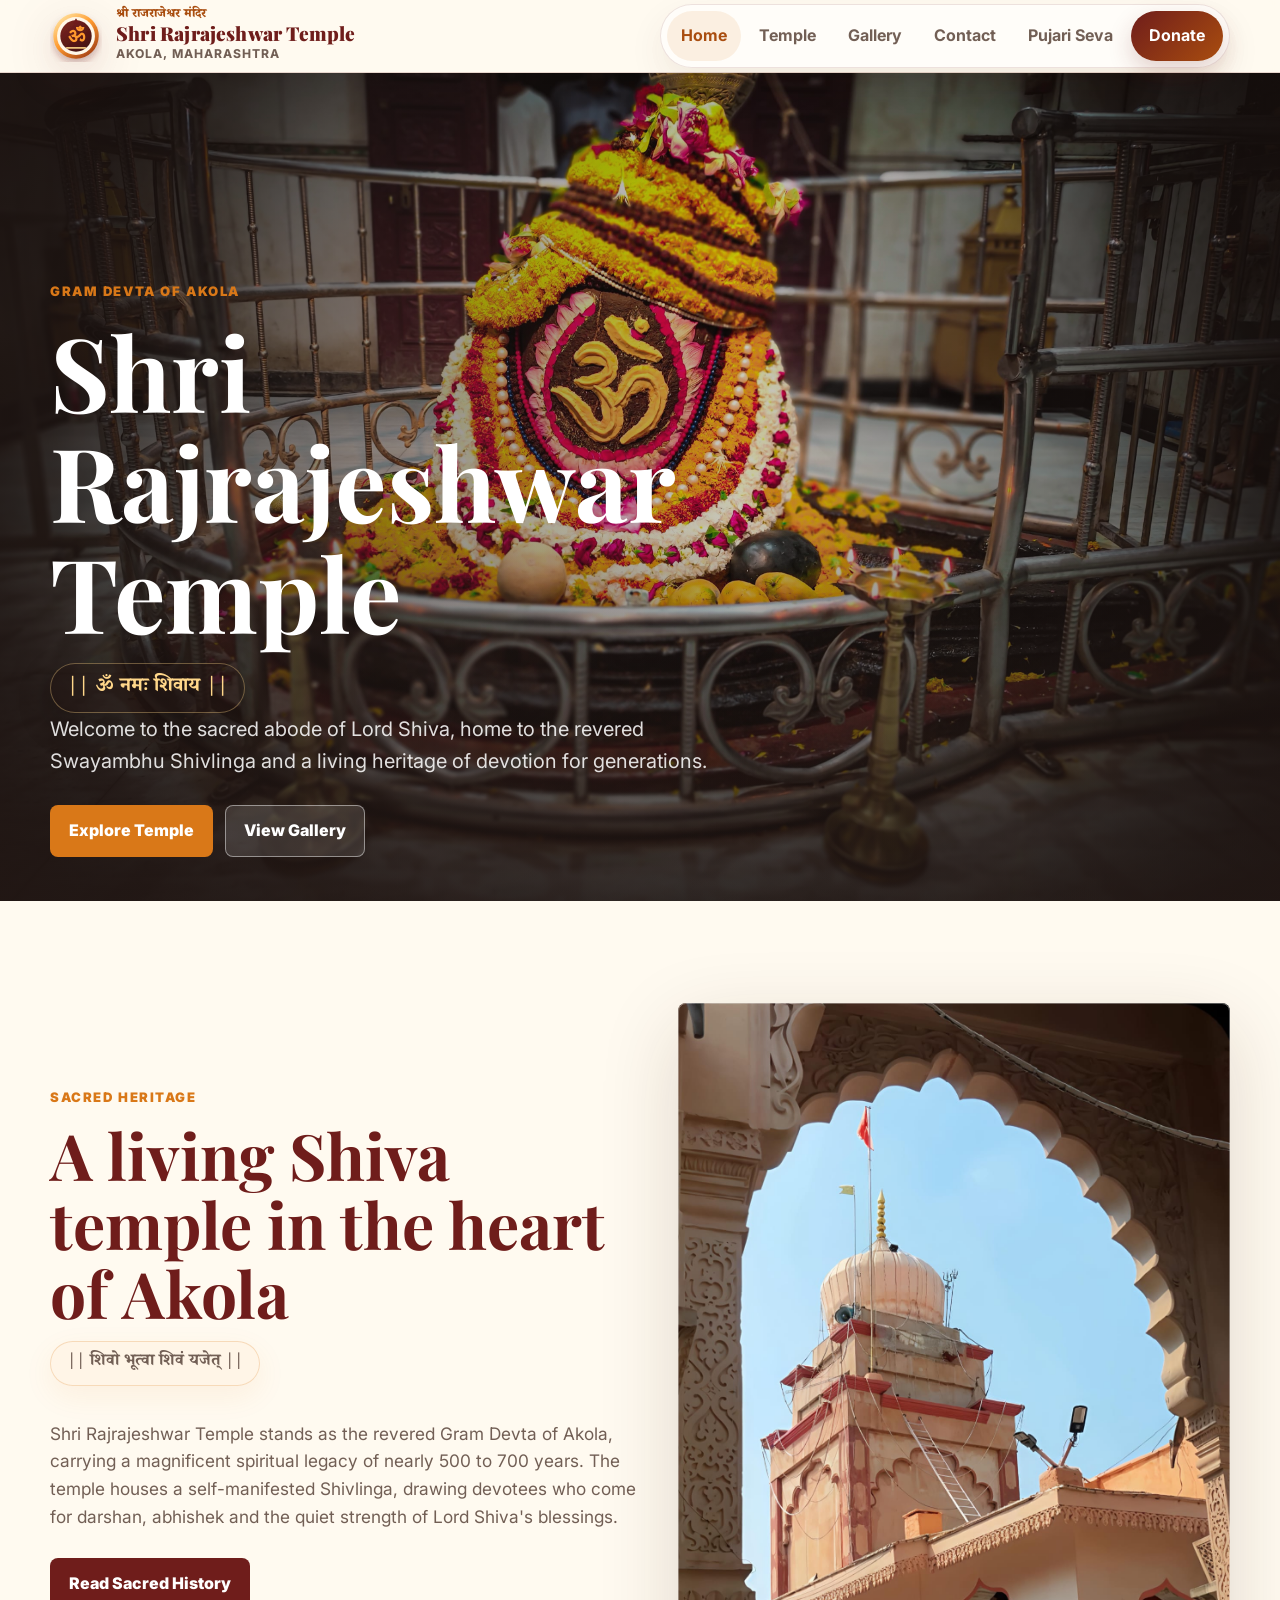
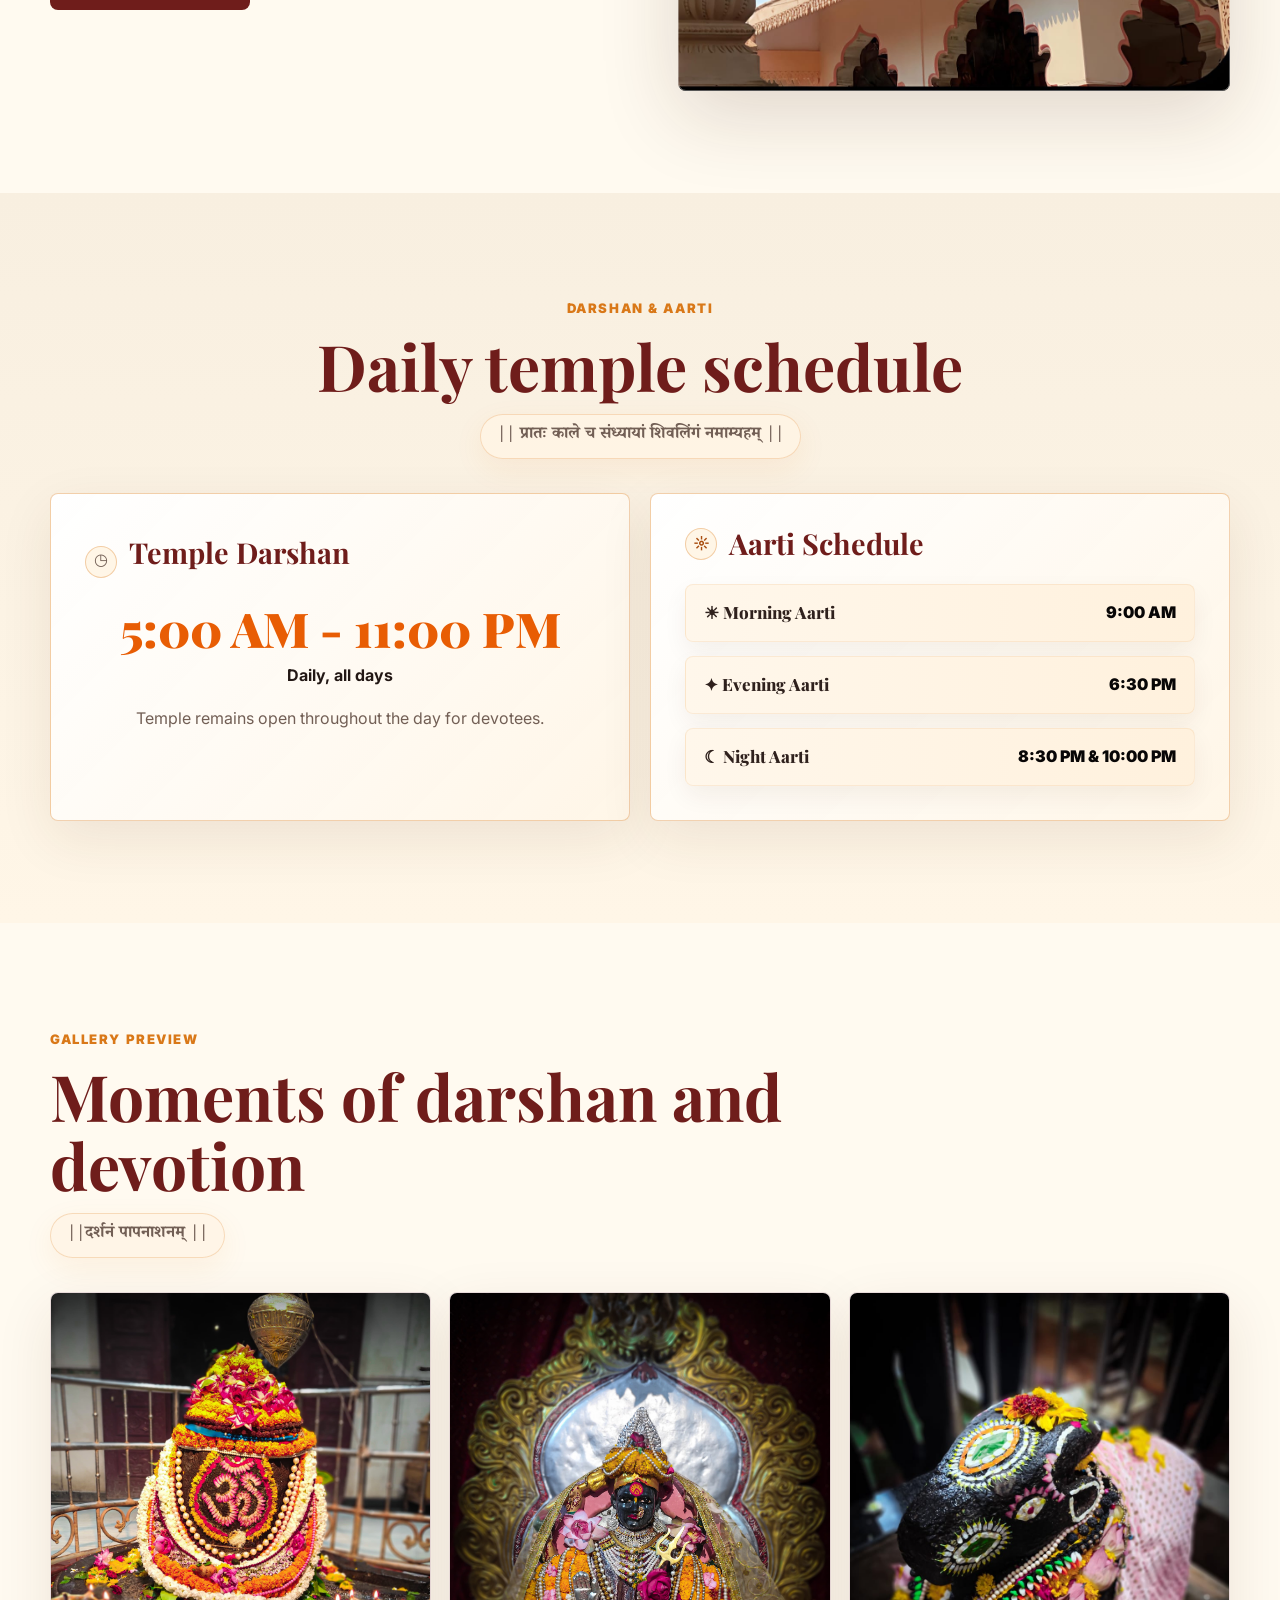
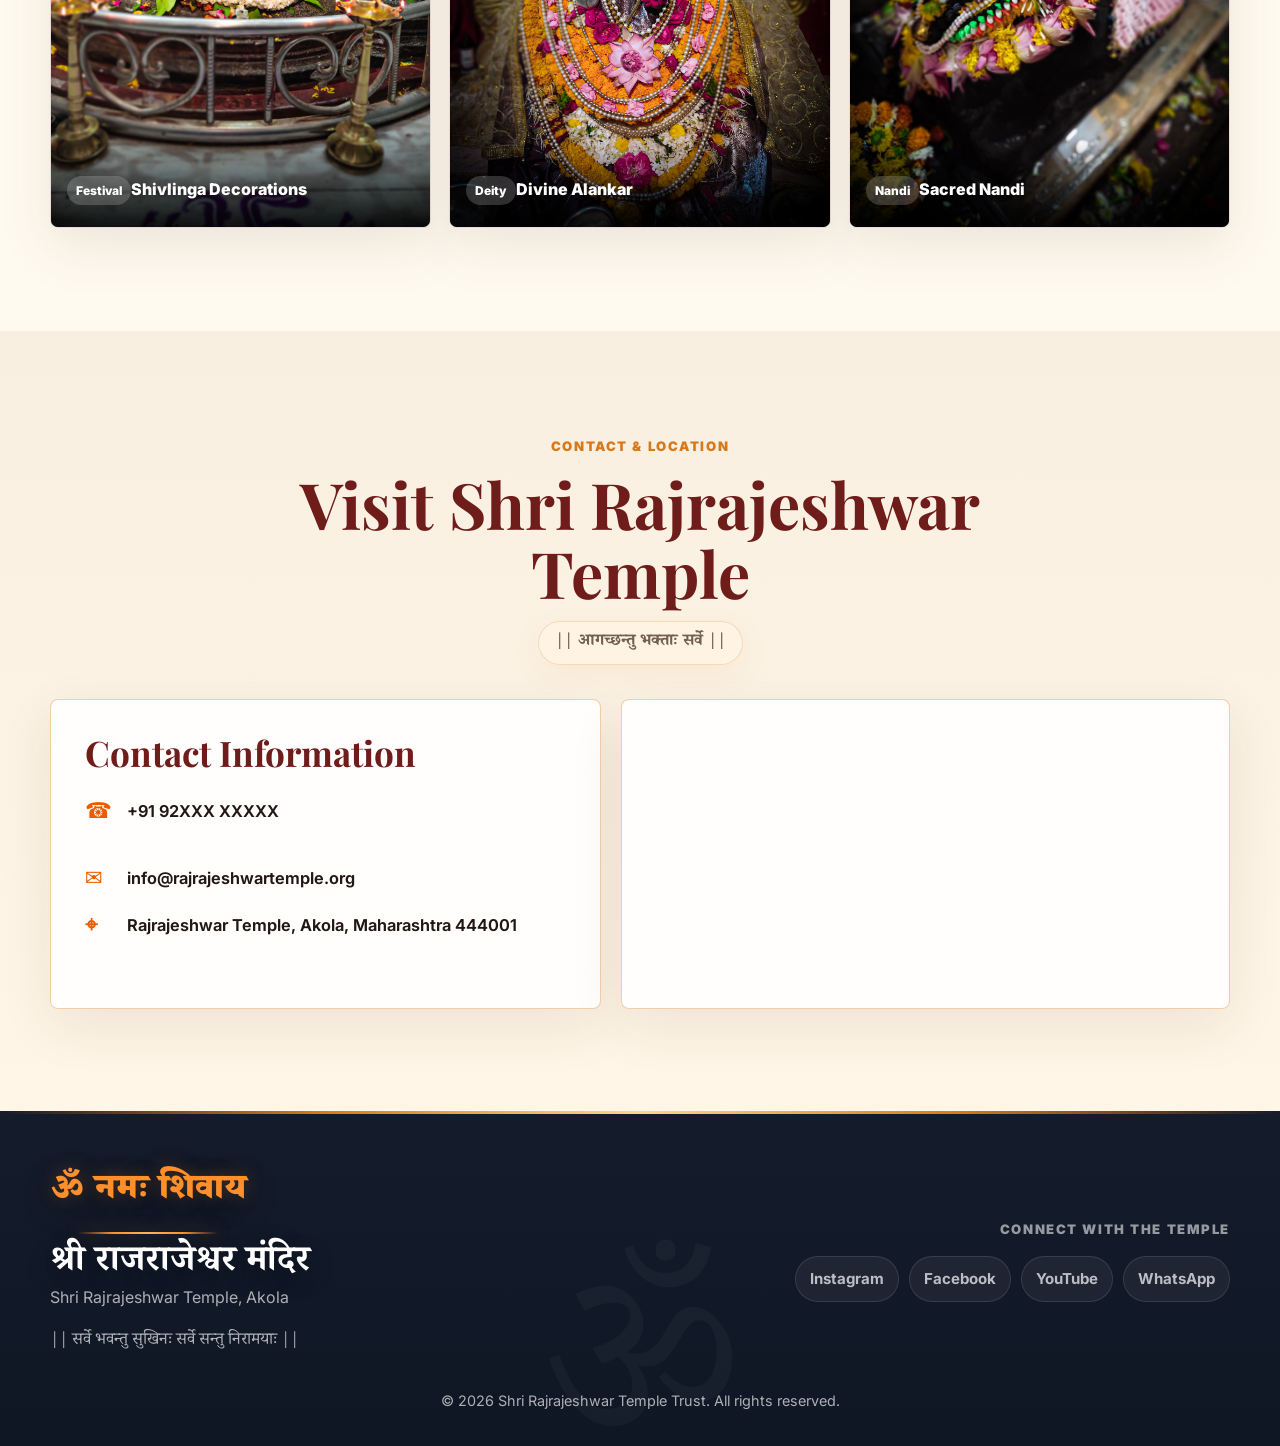
<file: index.html>
<!DOCTYPE html>
<html lang="en">
<head>
    <meta charset="UTF-8">
    <meta name="viewport" content="width=device-width, initial-scale=1.0">
    <title>Shri Rajrajeshwar Temple | Akola</title>
    <meta name="description" content="Shri Rajrajeshwar Temple, Akola - temple information, darshan timings, gallery, donation details and pujari seva contacts.">
    <link rel="preconnect" href="https://fonts.googleapis.com">
    <link rel="preconnect" href="https://fonts.gstatic.com" crossorigin>
    <link href="https://fonts.googleapis.com/css2?family=Inter:wght@400;600;700;800;900&family=Noto+Serif+Devanagari:wght@500;700&family=Playfair+Display:wght@700;800;900&display=swap" rel="stylesheet">
    <link rel="stylesheet" href="styles.css">
</head>
<body>
    <header class="site-header">
        <div class="nav-shell">
            <a class="brand" href="index.html" aria-label="Shri Rajrajeshwar Temple home">
                <span class="brand-mark" aria-hidden="true"><img src="assets/images/temple-emblem.svg" alt=""></span>
                <span>
                    <span class="brand-devanagari devanagari">श्री राजराजेश्वर मंदिर</span>
                    <span class="brand-title">Shri Rajrajeshwar Temple</span>
                    <span class="brand-subtitle">Akola, Maharashtra</span>
                </span>
            </a>
            <button class="nav-toggle" type="button" aria-label="Open navigation menu" aria-expanded="false"><span></span></button>
            <nav class="site-nav" aria-label="Main navigation">
                <a href="index.html">Home</a>
                <a href="temple.html">Temple</a>
                <a href="gallery.html">Gallery</a>
                <a href="index.html#contact">Contact</a>
                <a href="pujari-seva.html">Pujari Seva</a>
                <a class="donate-link" href="donation.html">Donate</a>
            </nav>
        </div>
    </header>

    <main>
        <section class="hero">
            <img class="hero-image" src="assets/images/shivlinga-main.jpg" alt="Sacred Shivlinga decorated with flowers at Shri Rajrajeshwar Temple">
            <div class="hero-content">
                <span class="eyebrow">Gram Devta of Akola</span>
                <h1>Shri Rajrajeshwar Temple</h1>
                <p class="devanagari mantra">|| ॐ नमः शिवाय ||</p>
                <p>Welcome to the sacred abode of Lord Shiva, home to the revered Swayambhu Shivlinga and a living heritage of devotion for generations.</p>
                <div class="hero-actions">
                    <a class="btn" href="temple.html">Explore Temple</a>
                    <a class="btn secondary" href="gallery.html">View Gallery</a>
                </div>
            </div>
        </section>

        <section class="section">
            <div class="container split">
                <div>
                    <div class="section-heading">
                        <span class="eyebrow">Sacred Heritage</span>
                        <h2>A living Shiva temple in the heart of Akola</h2>
                        <p class="devanagari verse">|| शिवो भूत्वा शिवं यजेत् ||</p>
                    </div>
                    <p class="lead-text">Shri Rajrajeshwar Temple stands as the revered Gram Devta of Akola, carrying a magnificent spiritual legacy of nearly 500 to 700 years. The temple houses a self-manifested Shivlinga, drawing devotees who come for darshan, abhishek and the quiet strength of Lord Shiva's blessings.</p>
                    <div class="button-row">
                        <a class="btn dark" href="temple.html">Read Sacred History</a>
                    </div>
                </div>
                <div class="image-frame">
                    <img src="assets/images/temple-architecture.jpg" alt="Temple architecture at Shri Rajrajeshwar Temple">
                </div>
            </div>
        </section>

        <section class="section alt">
            <div class="container">
                <div class="section-heading center">
                    <span class="eyebrow">Darshan & Aarti</span>
                    <h2>Daily temple schedule</h2>
                    <p class="devanagari verse">|| प्रातः काले च संध्यायां शिवलिंगं नमाम्यहम् ||</p>
                </div>
                <div class="schedule-layout">
                    <article class="schedule-panel darshan-panel">
                        <div class="schedule-title">
                            <span class="schedule-icon">◷</span>
                            <h3>Temple Darshan</h3>
                        </div>
                        <div class="darshan-time">5:00 AM - 11:00 PM</div>
                        <p>Daily, all days</p>
                        <span>Temple remains open throughout the day for devotees.</span>
                    </article>
                    <article class="schedule-panel">
                        <div class="schedule-title">
                            <span class="schedule-icon">☼</span>
                            <h3>Aarti Schedule</h3>
                        </div>
                        <div class="aarti-list">
                            <div class="aarti-row"><span>☀ Morning Aarti</span><strong>9:00 AM</strong></div>
                            <div class="aarti-row"><span>✦ Evening Aarti</span><strong>6:30 PM</strong></div>
                            <div class="aarti-row"><span>☾ Night Aarti</span><strong>8:30 PM & 10:00 PM</strong></div>
                        </div>
                    </article>
                </div>
            </div>
        </section>

        <section class="section">
            <div class="container">
                <div class="section-heading">
                    <span class="eyebrow">Gallery Preview</span>
                    <h2>Moments of darshan and devotion</h2>
                    <p class="devanagari verse">||दर्शनं पापनाशनम् ||</p>
                </div>
                <div class="gallery-grid">
                    <a class="gallery-card" href="gallery.html">
                        <img src="assets/images/shivlinga-festival.jpg" alt="Shivlinga decorated during festival">
                        <span class="gallery-caption"><span class="category-label">Festival</span>Shivlinga Decorations</span>
                    </a>
                    <a class="gallery-card" href="gallery.html">
                        <img src="assets/images/decorated-deity.jpg" alt="Decorated deity in the temple">
                        <span class="gallery-caption"><span class="category-label">Deity</span>Divine Alankar</span>
                    </a>
                    <a class="gallery-card" href="gallery.html">
                        <img src="assets/images/nandi-decorated.jpg" alt="Sacred Nandi decorated with ornaments">
                        <span class="gallery-caption"><span class="category-label">Nandi</span>Sacred Nandi</span>
                    </a>
                </div>
            </div>
        </section>

        <section id="contact" class="section alt">
            <div class="container">
                <div class="section-heading center">
                    <span class="eyebrow">Contact & Location</span>
                    <h2>Visit Shri Rajrajeshwar Temple</h2>
                    <p class="devanagari verse">|| आगच्छन्तु भक्ताः सर्वे ||</p>
                </div>
                <div class="contact-map-grid">
                    <article class="contact-card">
                        <h2>Contact Information</h2>
                        <div class="contact-list">
                            <p><span class="contact-icon">☎</span><a href="tel:+919876543210">+91 92XXX XXXXX</p>
                            <p><span class="contact-icon">✉</span><a href="mailto:info@rajrajeshwartemple.org">info@rajrajeshwartemple.org</a></p>
                            <p><span class="contact-icon">⌖</span>Rajrajeshwar Temple, Akola, Maharashtra 444001</p>
                        </div>
                    </article>
                    <article class="map-card">
                        <iframe
                            title="Google map location for Shri Rajrajeshwar Temple Akola"
                            src="https://www.google.com/maps?q=Rajrajeshwar%20Temple%2C%20Akola%2C%20Maharashtra%20444001&output=embed"
                            loading="lazy"
                            referrerpolicy="no-referrer-when-downgrade">
                        </iframe>
                    </article>
                </div>
            </div>
        </section>
    </main>

    <footer class="site-footer">
        <div class="container footer-layout">
            <div class="footer-prayer">
                <p class="footer-mantra devanagari">ॐ नमः शिवाय</p>
                <h2 class="devanagari">श्री राजराजेश्वर मंदिर</h2>
                <p>Shri Rajrajeshwar Temple, Akola</p>
                <p class="footer-verse devanagari">|| सर्वे भवन्तु सुखिनः सर्वे सन्तु निरामयाः ||</p>
            </div>
            <div class="footer-connect">
                <span>Connect with the temple</span>
                <div class="footer-socials">
                    <a href="#" aria-label="Instagram">Instagram</a>
                    <a href="#" aria-label="Facebook">Facebook</a>
                    <a href="#" aria-label="YouTube">YouTube</a>
                    <a href="https://wa.me/91XXXXXXX" aria-label="WhatsApp">WhatsApp</a>
                </div>
            </div>
        </div>
        <p class="container copyright">© 2026 Shri Rajrajeshwar Temple Trust. All rights reserved.</p>
    </footer>

    <button class="back-top" type="button" aria-label="Back to top">↑</button>
    <script src="script.js"></script>
</body>
</html>
</file>
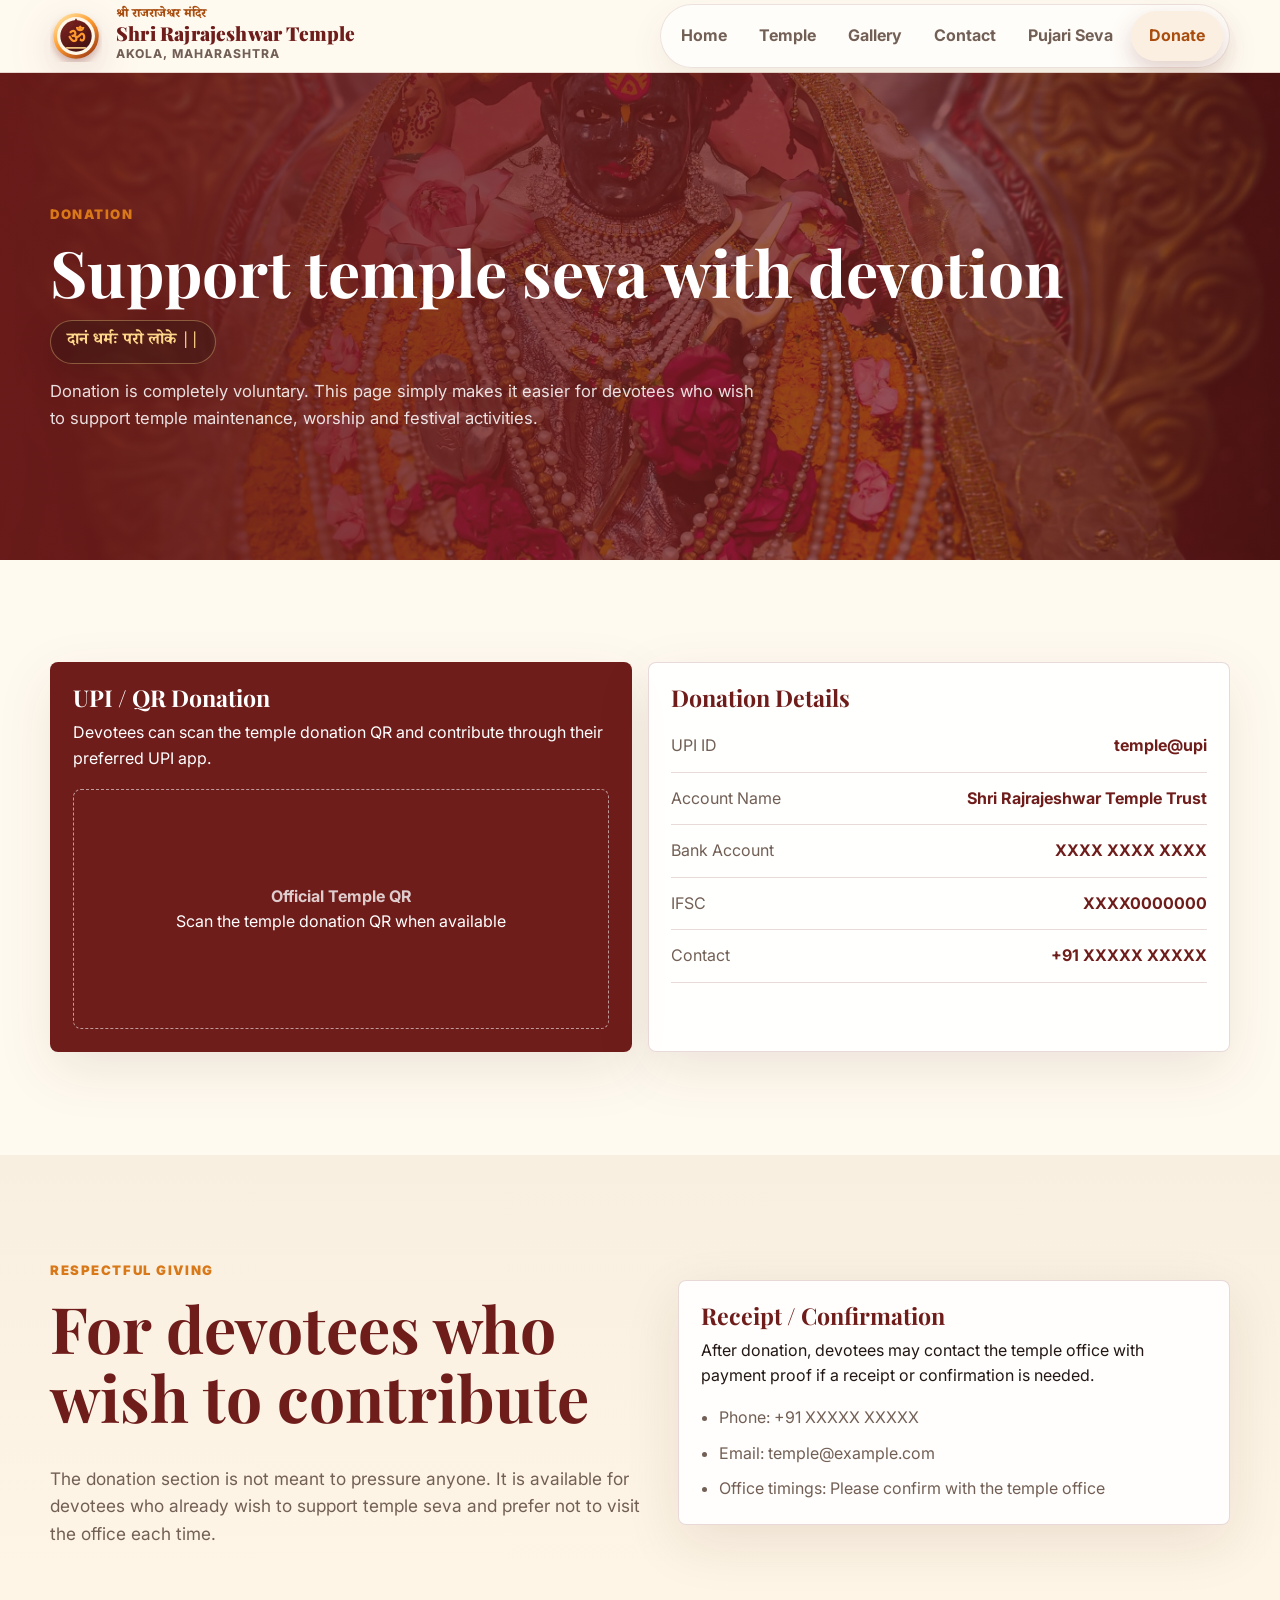
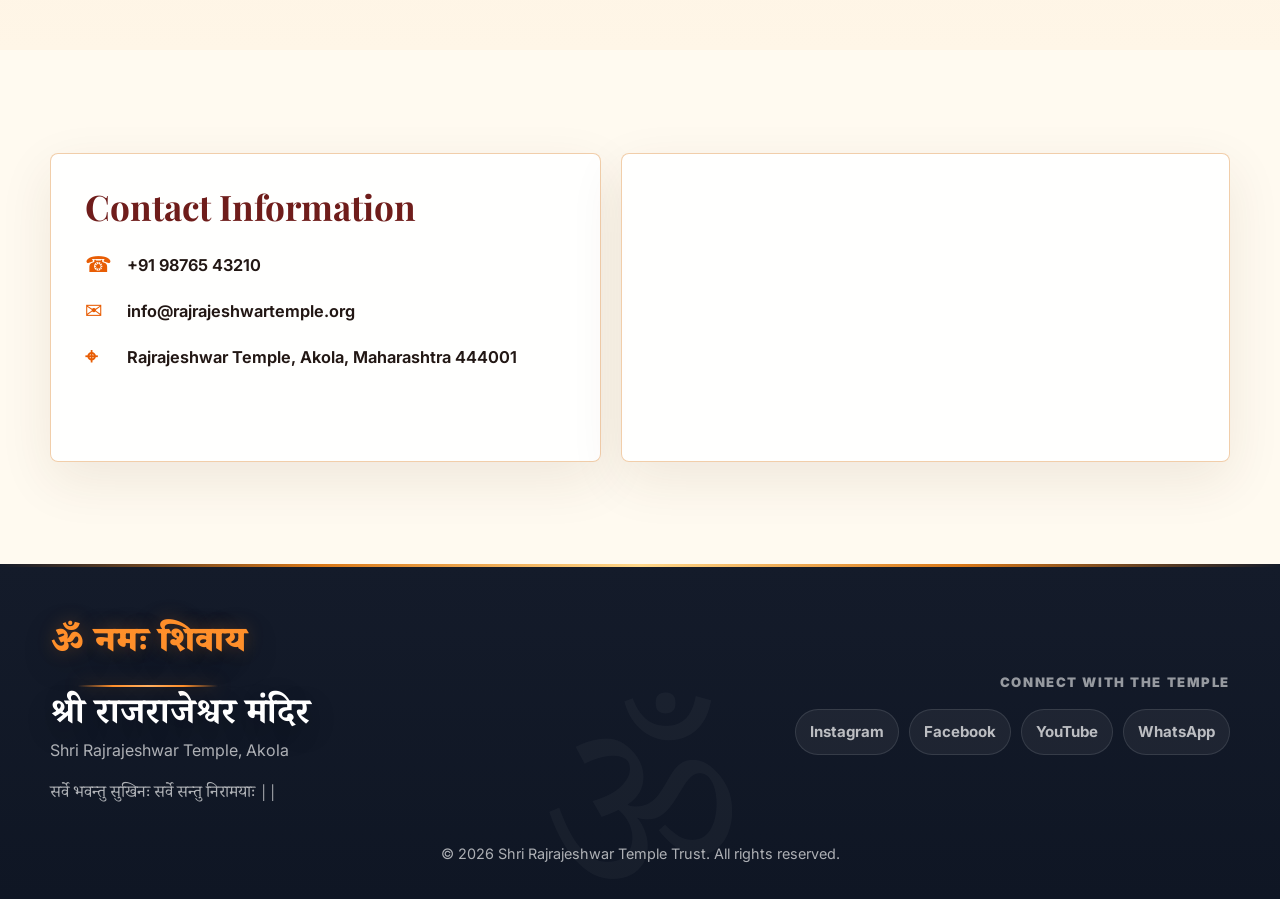
<file: donation.html>
<!DOCTYPE html>
<html lang="en">
<head>
    <meta charset="UTF-8">
    <meta name="viewport" content="width=device-width, initial-scale=1.0">
    <title>Donation | Shri Rajrajeshwar Temple</title>
    <link rel="preconnect" href="https://fonts.googleapis.com">
    <link rel="preconnect" href="https://fonts.gstatic.com" crossorigin>
    <link href="https://fonts.googleapis.com/css2?family=Inter:wght@400;600;700;800;900&family=Noto+Serif+Devanagari:wght@500;700&family=Playfair+Display:wght@700;800;900&display=swap" rel="stylesheet">
    <link rel="stylesheet" href="styles.css">
</head>
<body>
    <header class="site-header">
        <div class="nav-shell">
            <a class="brand" href="index.html"><span class="brand-mark" aria-hidden="true"><img src="assets/images/temple-emblem.svg" alt=""></span><span><span class="brand-devanagari devanagari">श्री राजराजेश्वर मंदिर</span><span class="brand-title">Shri Rajrajeshwar Temple</span><span class="brand-subtitle">Akola, Maharashtra</span></span></a>
            <button class="nav-toggle" type="button" aria-label="Open navigation menu" aria-expanded="false"><span></span></button>
            <nav class="site-nav" aria-label="Main navigation">
                <a href="index.html">Home</a>
                <a href="temple.html">Temple</a>
                <a href="gallery.html">Gallery</a>
                <a href="index.html#contact">Contact</a>
                <a href="pujari-seva.html">Pujari Seva</a>
                <a class="donate-link" href="donation.html">Donate</a>
            </nav>
        </div>
    </header>

    <main>
        <section class="page-hero" style="--hero-img: url('assets/images/decorated-deity.jpg')">
            <div class="container">
                <span class="eyebrow">Donation</span>
                <h1>Support temple seva with devotion</h1>
                <p class="devanagari mantra">दानं धर्मः परो लोके ||</p>
                <p>Donation is completely voluntary. This page simply makes it easier for devotees who wish to support temple maintenance, worship and festival activities.</p>
            </div>
        </section>

        <section class="section">
            <div class="container donation-grid">
                <article class="donation-panel highlight">
                    <h3>UPI / QR Donation</h3>
                    <p>Devotees can scan the temple donation QR and contribute through their preferred UPI app.</p>
                    <div class="qr-placeholder">
                        <div>
                            <strong>Official Temple QR</strong>
                            <p>Scan the temple donation QR when available</p>
                        </div>
                    </div>
                </article>
                <article class="donation-panel">
                    <h3>Donation Details</h3>
                    <div class="detail-row"><span>UPI ID</span><strong>temple@upi</strong></div>
                    <div class="detail-row"><span>Account Name</span><strong>Shri Rajrajeshwar Temple Trust</strong></div>
                    <div class="detail-row"><span>Bank Account</span><strong>XXXX XXXX XXXX</strong></div>
                    <div class="detail-row"><span>IFSC</span><strong>XXXX0000000</strong></div>
                    <div class="detail-row"><span>Contact</span><strong>+91 XXXXX XXXXX</strong></div>
                </article>
            </div>
        </section>

        <section class="section alt">
            <div class="container split">
                <div>
                    <div class="section-heading">
                        <span class="eyebrow">Respectful Giving</span>
                        <h2>For devotees who wish to contribute</h2>
                    </div>
                    <p class="lead-text">The donation section is not meant to pressure anyone. It is available for devotees who already wish to support temple seva and prefer not to visit the office each time.</p>
                </div>
                <div class="info-card">
                    <h3>Receipt / Confirmation</h3>
                    <p>After donation, devotees may contact the temple office with payment proof if a receipt or confirmation is needed.</p>
                    <ul class="list">
                        <li>Phone: +91 XXXXX XXXXX</li>
                        <li>Email: temple@example.com</li>
                        <li>Office timings: Please confirm with the temple office</li>
                    </ul>
                </div>
            </div>
        </section>

        <section class="section">
            <div class="container contact-map-grid">
                <article class="contact-card">
                    <h2>Contact Information</h2>
                    <div class="contact-list">
                        <p><span class="contact-icon">☎</span><a href="tel:+919876543210">+91 98765 43210</a></p>
                        <p><span class="contact-icon">✉</span><a href="mailto:info@rajrajeshwartemple.org">info@rajrajeshwartemple.org</a></p>
                        <p><span class="contact-icon">⌖</span>Rajrajeshwar Temple, Akola, Maharashtra 444001</p>
                    </div>
                </article>
                <article class="map-card">
                    <iframe
                        title="Google map location for Shri Rajrajeshwar Temple Akola"
                        src="https://www.google.com/maps?q=Rajrajeshwar%20Temple%2C%20Akola%2C%20Maharashtra%20444001&output=embed"
                        loading="lazy"
                        referrerpolicy="no-referrer-when-downgrade">
                    </iframe>
                </article>
            </div>
        </section>
    </main>

    <footer class="site-footer">
        <div class="container footer-layout">
            <div class="footer-prayer">
                <p class="footer-mantra devanagari">ॐ नमः शिवाय</p>
                <h2 class="devanagari">श्री राजराजेश्वर मंदिर</h2>
                <p>Shri Rajrajeshwar Temple, Akola</p>
                <p class="footer-verse devanagari">सर्वे भवन्तु सुखिनः सर्वे सन्तु निरामयाः ||</p>
            </div>
            <div class="footer-connect">
                <span>Connect with the temple</span>
                <div class="footer-socials">
                    <a href="#" aria-label="Instagram">Instagram</a>
                    <a href="#" aria-label="Facebook">Facebook</a>
                    <a href="#" aria-label="YouTube">YouTube</a>
                    <a href="https://wa.me/91 9XXXXXX" aria-label="WhatsApp">WhatsApp</a>
                </div>
            </div>
        </div>
        <p class="container copyright">© 2026 Shri Rajrajeshwar Temple Trust. All rights reserved.</p>
    </footer>
    <button class="back-top" type="button" aria-label="Back to top">↑</button>
    <script src="script.js"></script>
</body>
</html>
</file>
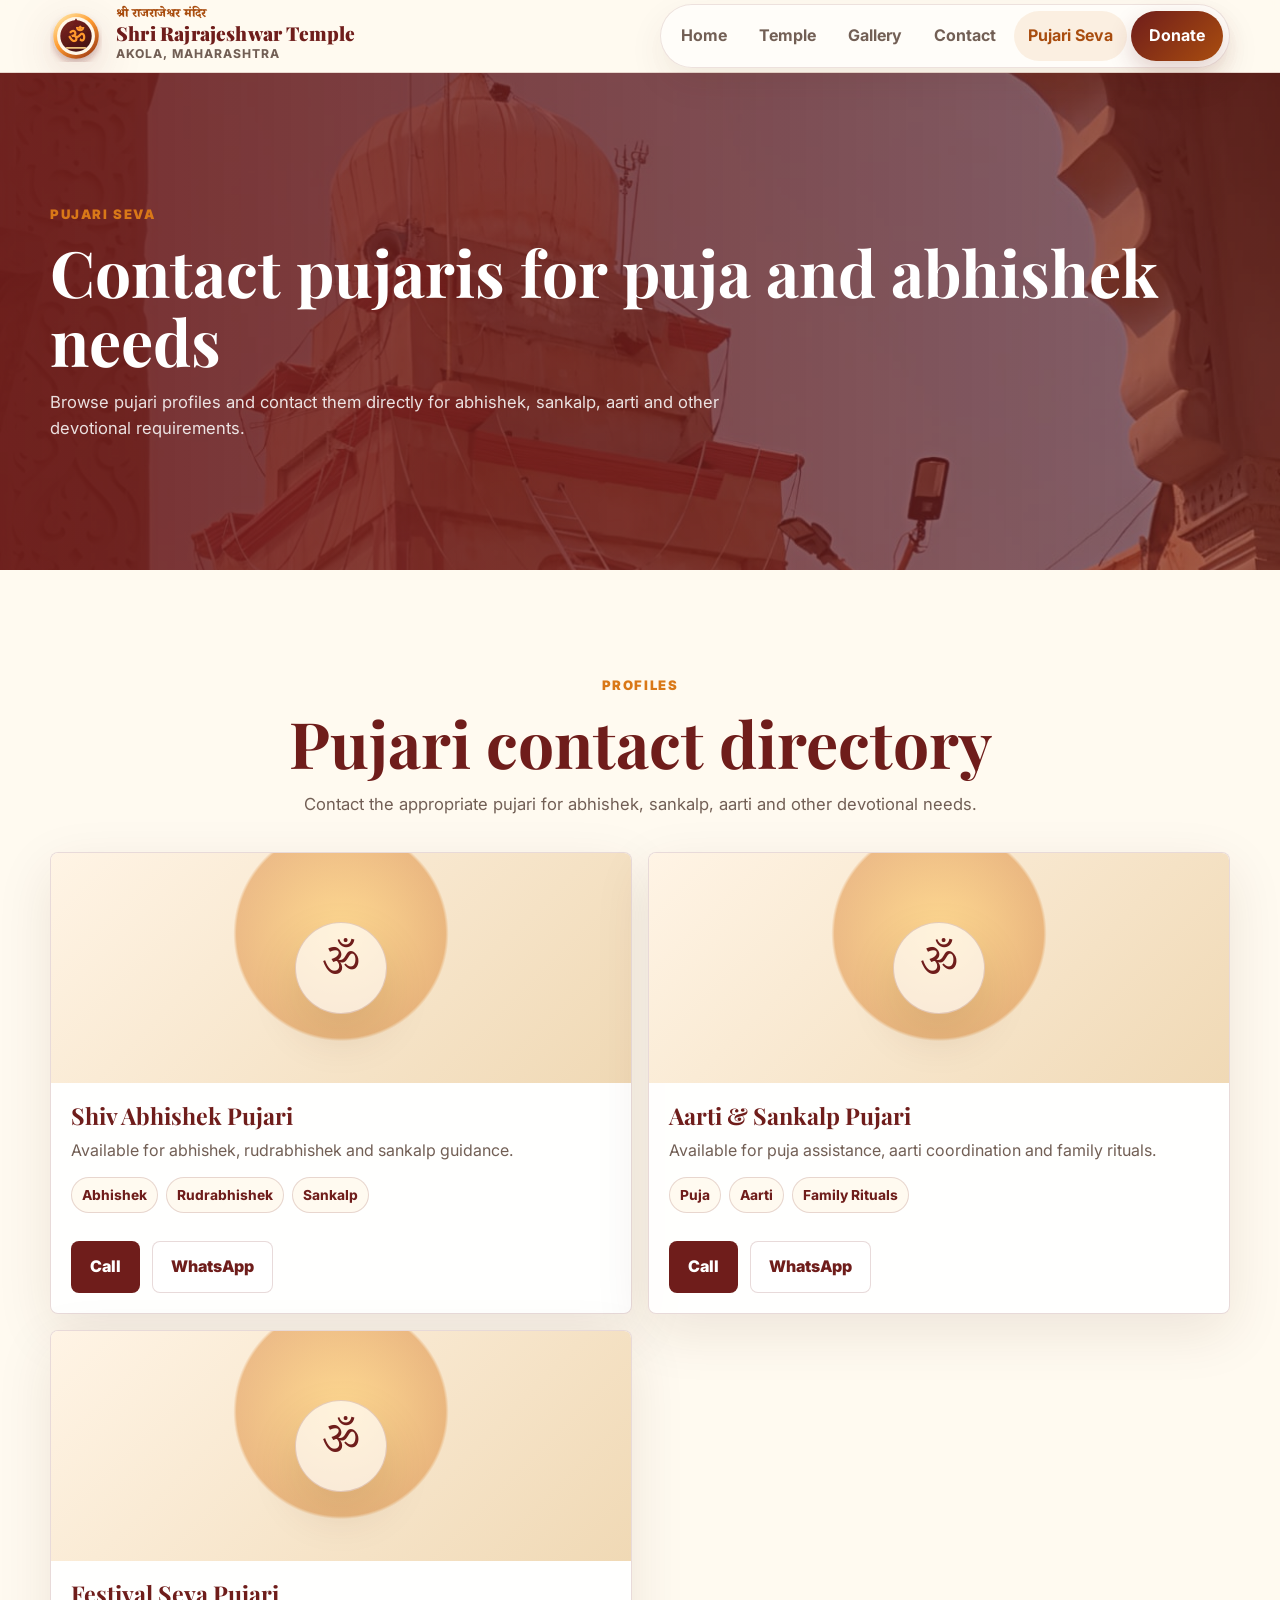
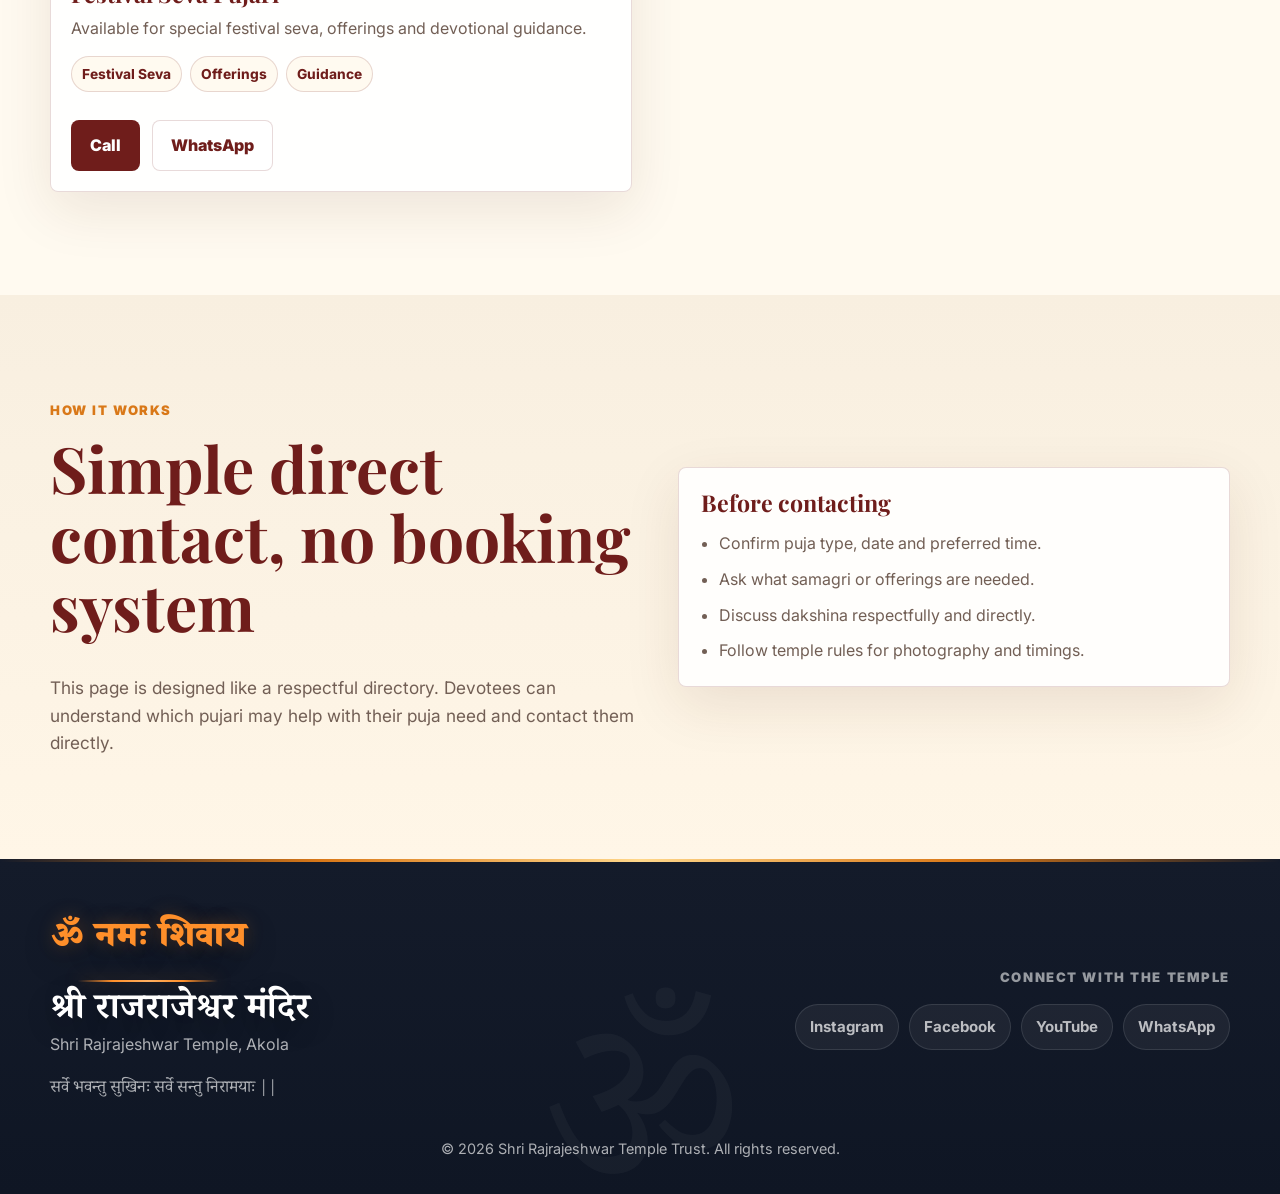
<file: pujari-seva.html>
<!DOCTYPE html>
<html lang="en">
<head>
    <meta charset="UTF-8">
    <meta name="viewport" content="width=device-width, initial-scale=1.0">
    <title>Pujari Seva | Shri Rajrajeshwar Temple</title>
    <link rel="preconnect" href="https://fonts.googleapis.com">
    <link rel="preconnect" href="https://fonts.gstatic.com" crossorigin>
    <link href="https://fonts.googleapis.com/css2?family=Inter:wght@400;600;700;800;900&family=Noto+Serif+Devanagari:wght@500;700&family=Playfair+Display:wght@700;800;900&display=swap" rel="stylesheet">
    <link rel="stylesheet" href="styles.css">
</head>
<body>
    <header class="site-header">
        <div class="nav-shell">
            <a class="brand" href="index.html"><span class="brand-mark" aria-hidden="true"><img src="assets/images/temple-emblem.svg" alt=""></span><span><span class="brand-devanagari devanagari">श्री राजराजेश्वर मंदिर</span><span class="brand-title">Shri Rajrajeshwar Temple</span><span class="brand-subtitle">Akola, Maharashtra</span></span></a>
            <button class="nav-toggle" type="button" aria-label="Open navigation menu" aria-expanded="false"><span></span></button>
            <nav class="site-nav" aria-label="Main navigation">
                <a href="index.html">Home</a>
                <a href="temple.html">Temple</a>
                <a href="gallery.html">Gallery</a>
                <a href="index.html#contact">Contact</a>
                <a href="pujari-seva.html">Pujari Seva</a>
                <a class="donate-link" href="donation.html">Donate</a>
            </nav>
        </div>
    </header>

    <main>
        <section class="page-hero" style="--hero-img: url('assets/images/temple-architecture.jpg')">
            <div class="container">
                <span class="eyebrow">Pujari Seva</span>
                <h1>Contact pujaris for puja and abhishek needs</h1>
                <p>Browse pujari profiles and contact them directly for abhishek, sankalp, aarti and other devotional requirements.</p>
            </div>
        </section>

        <section class="section">
            <div class="container">
                <div class="section-heading center">
                    <span class="eyebrow">Profiles</span>
                    <h2>Pujari contact directory</h2>
                    <p>Contact the appropriate pujari for abhishek, sankalp, aarti and other devotional needs.</p>
                </div>
                <div class="profile-grid">
                    <article class="profile-card">
                        <div class="profile-visual" aria-hidden="true">
                            <span>ॐ</span>
                        </div>
                        <div class="profile-body">
                            <h3>Shiv Abhishek Pujari</h3>
                            <p>Available for abhishek, rudrabhishek and sankalp guidance.</p>
                            <div class="service-tags"><span>Abhishek</span><span>Rudrabhishek</span><span>Sankalp</span></div>
                            <div class="button-row">
                                <a class="btn dark" href="tel:+910000000000">Call</a>
                                <a class="btn light" href="https://wa.me/910000000000">WhatsApp</a>
                            </div>
                        </div>
                    </article>
                    <article class="profile-card">
                        <div class="profile-visual" aria-hidden="true">
                            <span>ॐ</span>
                        </div>
                        <div class="profile-body">
                            <h3>Aarti & Sankalp Pujari</h3>
                            <p>Available for puja assistance, aarti coordination and family rituals.</p>
                            <div class="service-tags"><span>Puja</span><span>Aarti</span><span>Family Rituals</span></div>
                            <div class="button-row">
                                <a class="btn dark" href="tel:+910000000000">Call</a>
                                <a class="btn light" href="https://wa.me/910000000000">WhatsApp</a>
                            </div>
                        </div>
                    </article>
                    <article class="profile-card">
                        <div class="profile-visual" aria-hidden="true">
                            <span>ॐ</span>
                        </div>
                        <div class="profile-body">
                            <h3>Festival Seva Pujari</h3>
                            <p>Available for special festival seva, offerings and devotional guidance.</p>
                            <div class="service-tags"><span>Festival Seva</span><span>Offerings</span><span>Guidance</span></div>
                            <div class="button-row">
                                <a class="btn dark" href="tel:+910000000000">Call</a>
                                <a class="btn light" href="https://wa.me/910000000000">WhatsApp</a>
                            </div>
                        </div>
                    </article>
                </div>
            </div>
        </section>

        <section class="section alt">
            <div class="container split">
                <div>
                    <div class="section-heading">
                        <span class="eyebrow">How It Works</span>
                        <h2>Simple direct contact, no booking system</h2>
                    </div>
                    <p class="lead-text">This page is designed like a respectful directory. Devotees can understand which pujari may help with their puja need and contact them directly.</p>
                </div>
                <div class="info-card">
                    <h3>Before contacting</h3>
                    <ul class="list">
                        <li>Confirm puja type, date and preferred time.</li>
                        <li>Ask what samagri or offerings are needed.</li>
                        <li>Discuss dakshina respectfully and directly.</li>
                        <li>Follow temple rules for photography and timings.</li>
                    </ul>
                </div>
            </div>
        </section>
    </main>

    <footer class="site-footer">
        <div class="container footer-layout">
            <div class="footer-prayer">
                <p class="footer-mantra devanagari">ॐ नमः शिवाय</p>
                <h2 class="devanagari">श्री राजराजेश्वर मंदिर</h2>
                <p>Shri Rajrajeshwar Temple, Akola</p>
                <p class="footer-verse devanagari">सर्वे भवन्तु सुखिनः सर्वे सन्तु निरामयाः ||</p>
            </div>
            <div class="footer-connect">
                <span>Connect with the temple</span>
                <div class="footer-socials">
                    <a href="#" aria-label="Instagram">Instagram</a>
                    <a href="#" aria-label="Facebook">Facebook</a>
                    <a href="#" aria-label="YouTube">YouTube</a>
                    <a href="https://wa.me/919XXXXXXXX" aria-label="WhatsApp">WhatsApp</a>
                </div>
            </div>
        </div>
        <p class="container copyright">© 2026 Shri Rajrajeshwar Temple Trust. All rights reserved.</p>
    </footer>
    <button class="back-top" type="button" aria-label="Back to top">↑</button>
    <script src="script.js"></script>
</body>
</html>
</file>
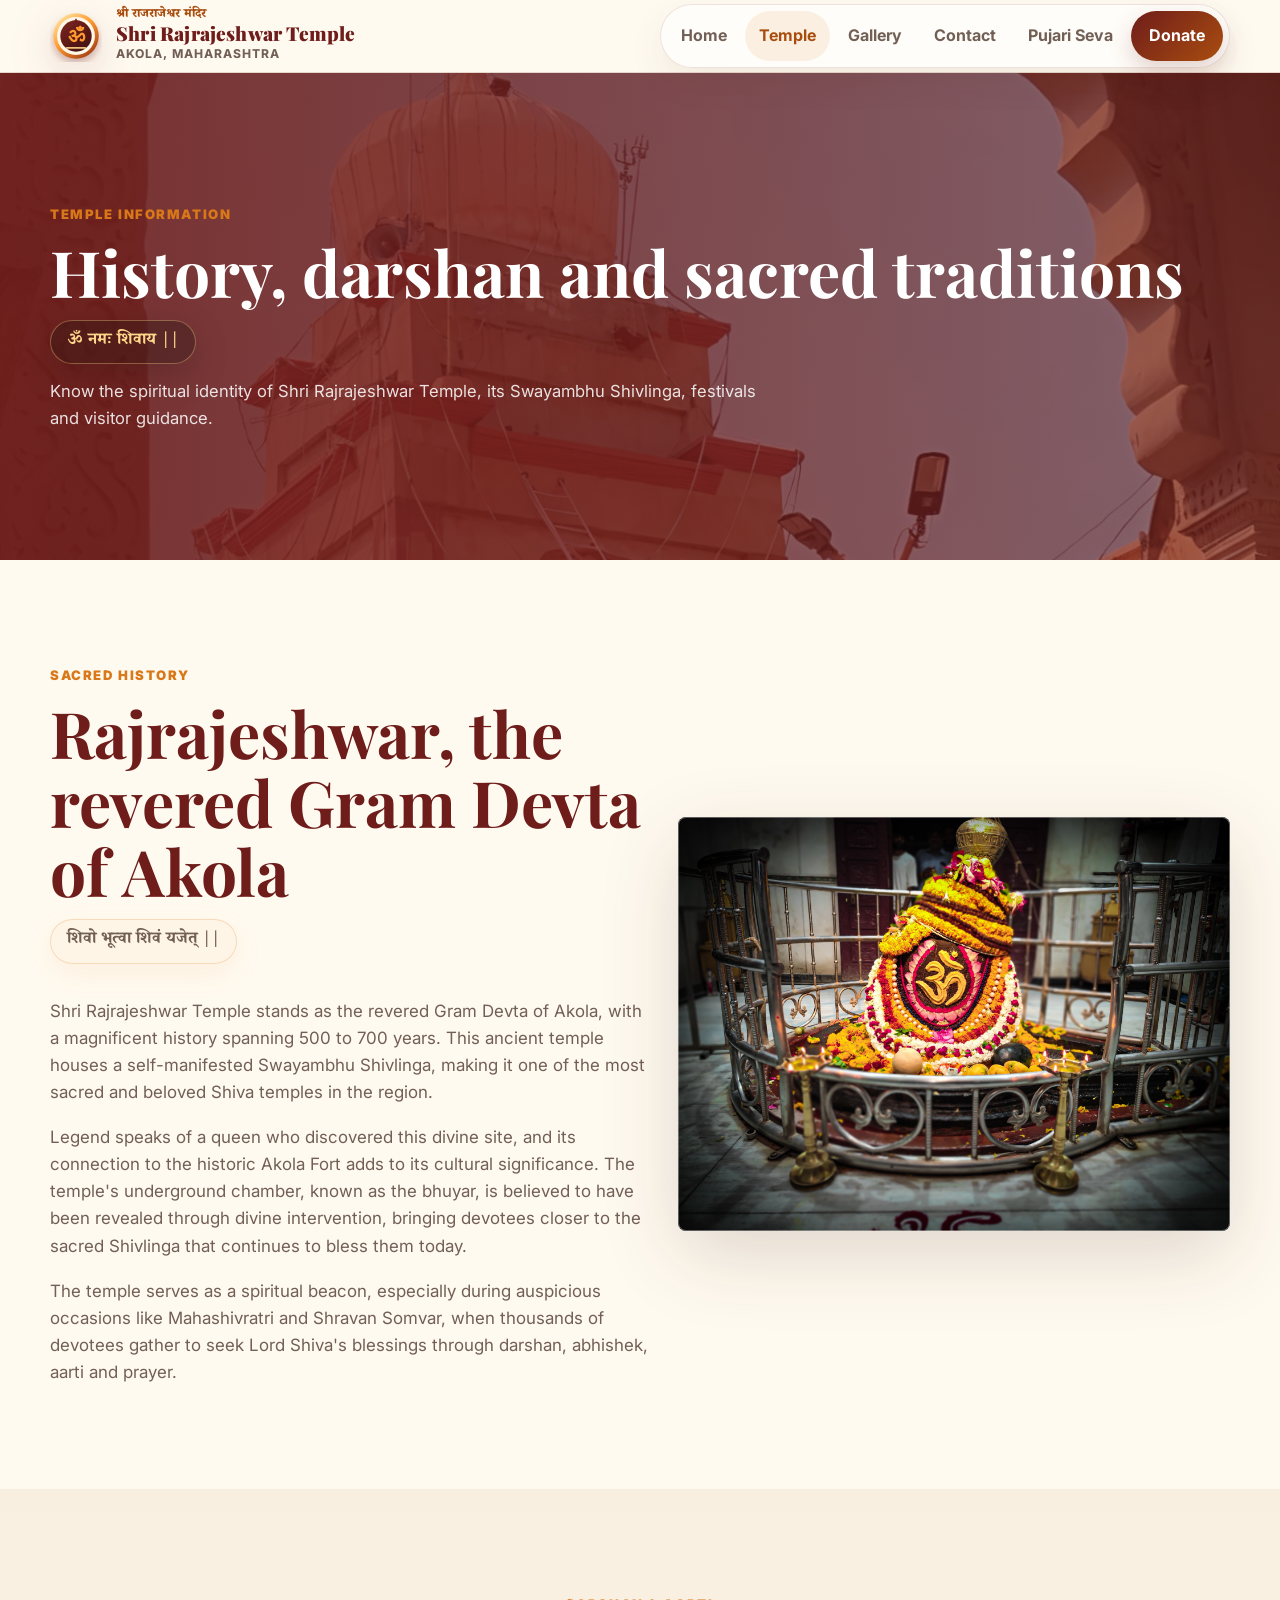
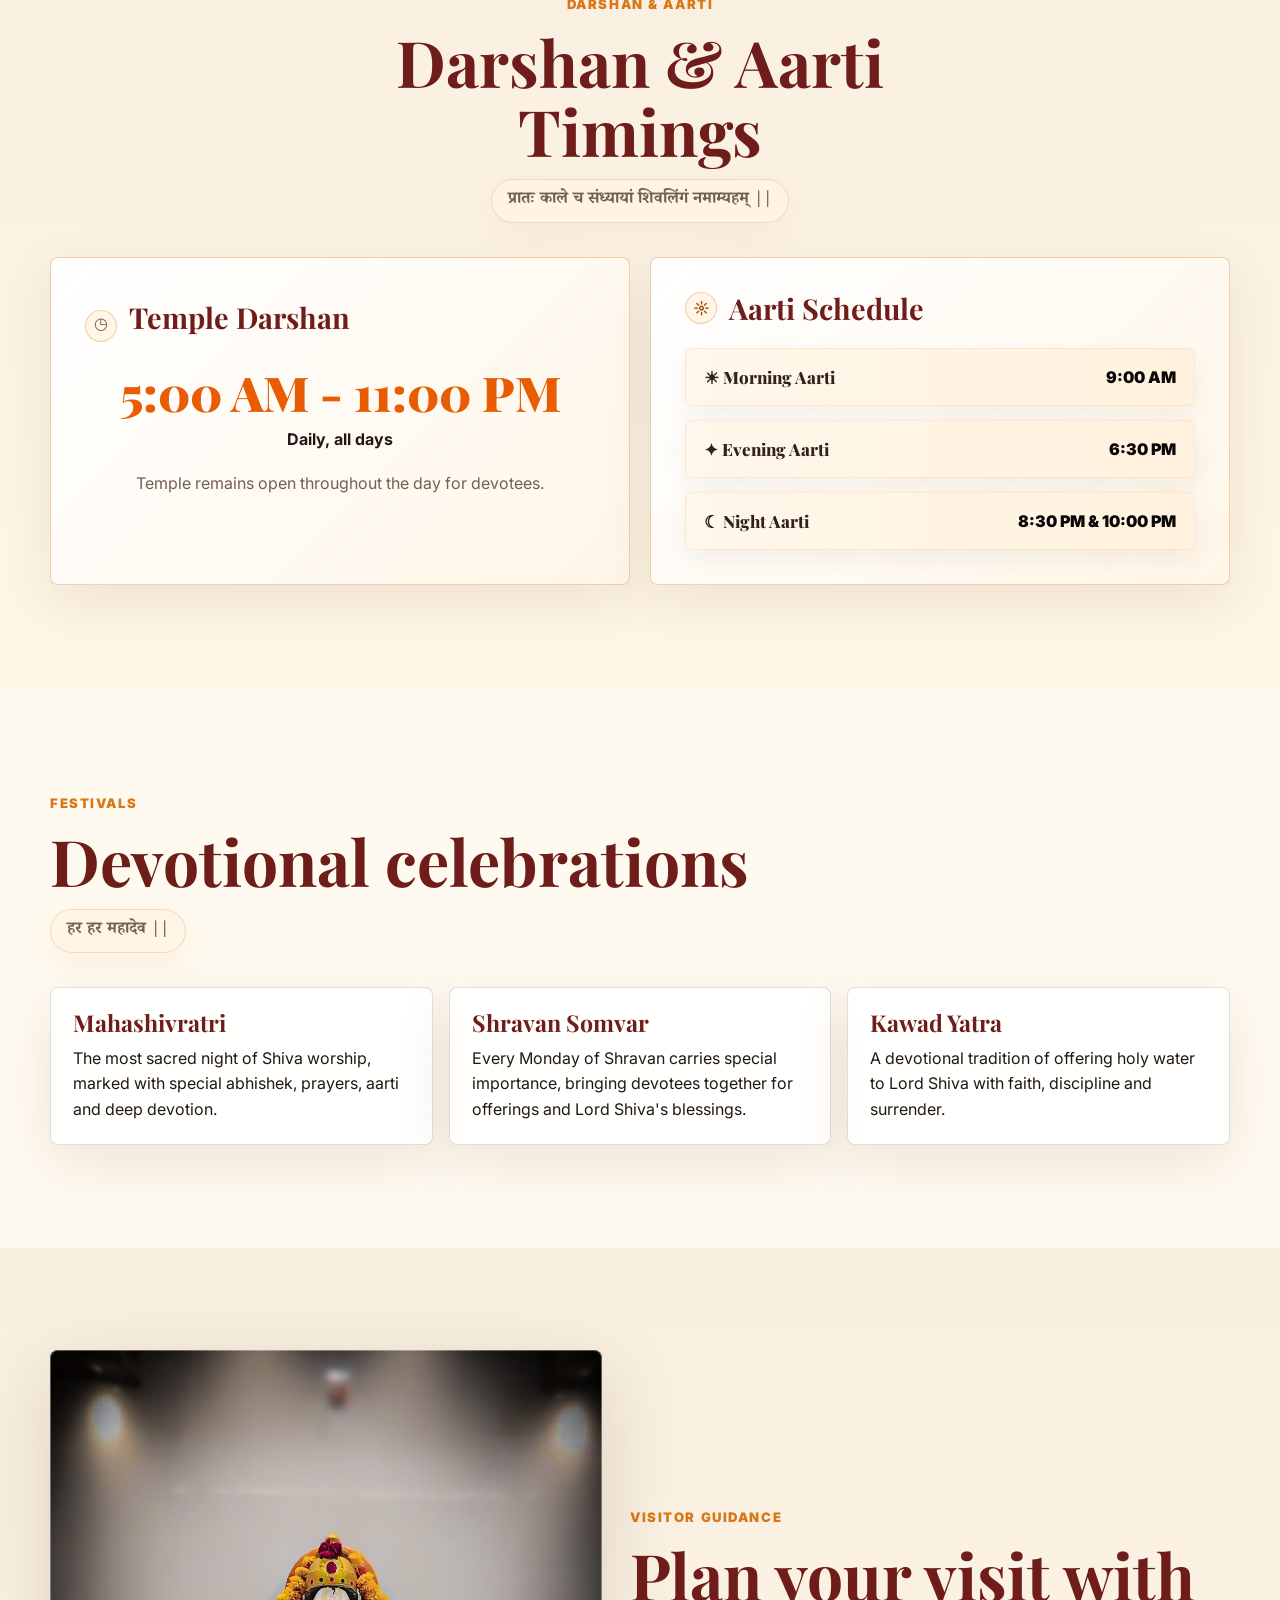
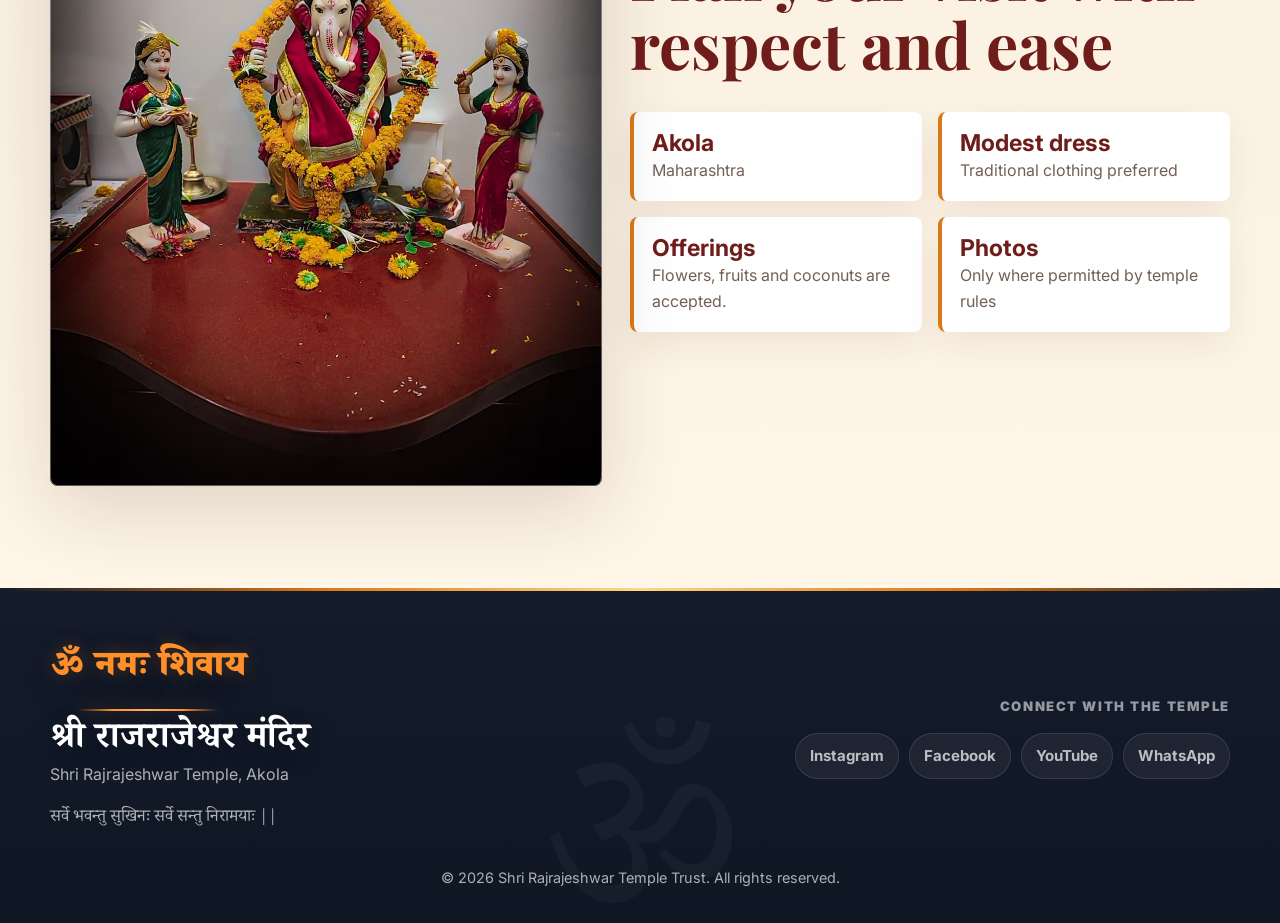
<file: temple.html>
<!DOCTYPE html>
<html lang="en">
<head>
    <meta charset="UTF-8">
    <meta name="viewport" content="width=device-width, initial-scale=1.0">
    <title>Temple Information | Shri Rajrajeshwar Temple</title>
    <link rel="preconnect" href="https://fonts.googleapis.com">
    <link rel="preconnect" href="https://fonts.gstatic.com" crossorigin>
    <link href="https://fonts.googleapis.com/css2?family=Inter:wght@400;600;700;800;900&family=Noto+Serif+Devanagari:wght@500;700&family=Playfair+Display:wght@700;800;900&display=swap" rel="stylesheet">
    <link rel="stylesheet" href="styles.css">
</head>
<body>
    <header class="site-header">
        <div class="nav-shell">
            <a class="brand" href="index.html"><span class="brand-mark" aria-hidden="true"><img src="assets/images/temple-emblem.svg" alt=""></span><span><span class="brand-devanagari devanagari">श्री राजराजेश्वर मंदिर</span><span class="brand-title">Shri Rajrajeshwar Temple</span><span class="brand-subtitle">Akola, Maharashtra</span></span></a>
            <button class="nav-toggle" type="button" aria-label="Open navigation menu" aria-expanded="false"><span></span></button>
            <nav class="site-nav" aria-label="Main navigation">
                <a href="index.html">Home</a>
                <a href="temple.html">Temple</a>
                <a href="gallery.html">Gallery</a>
                <a href="index.html#contact">Contact</a>
                <a href="pujari-seva.html">Pujari Seva</a>
                <a class="donate-link" href="donation.html">Donate</a>
            </nav>
        </div>
    </header>

    <main>
        <section class="page-hero" style="--hero-img: url('assets/images/temple-architecture.jpg')">
            <div class="container">
                <span class="eyebrow">Temple Information</span>
                <h1>History, darshan and sacred traditions</h1>
                <p class="devanagari mantra">ॐ नमः शिवाय ||</p>
                <p>Know the spiritual identity of Shri Rajrajeshwar Temple, its Swayambhu Shivlinga, festivals and visitor guidance.</p>
            </div>
        </section>

        <section class="section">
            <div class="container split">
                <div>
                    <div class="section-heading">
                        <span class="eyebrow">Sacred History</span>
                        <h2>Rajrajeshwar, the revered Gram Devta of Akola</h2>
                        <p class="devanagari verse">शिवो भूत्वा शिवं यजेत् ||</p>
                    </div>
                    <div class="story-text">
                        <p>Shri Rajrajeshwar Temple stands as the revered Gram Devta of Akola, with a magnificent history spanning 500 to 700 years. This ancient temple houses a self-manifested Swayambhu Shivlinga, making it one of the most sacred and beloved Shiva temples in the region.</p>
                        <p>Legend speaks of a queen who discovered this divine site, and its connection to the historic Akola Fort adds to its cultural significance. The temple's underground chamber, known as the bhuyar, is believed to have been revealed through divine intervention, bringing devotees closer to the sacred Shivlinga that continues to bless them today.</p>
                        <p>The temple serves as a spiritual beacon, especially during auspicious occasions like Mahashivratri and Shravan Somvar, when thousands of devotees gather to seek Lord Shiva's blessings through darshan, abhishek, aarti and prayer.</p>
                    </div>
                </div>
                <div class="image-frame">
                    <img src="assets/images/shivlinga-main.jpg" alt="Main Shivlinga at Shri Rajrajeshwar Temple">
                </div>
            </div>
        </section>

        <section class="section alt">
            <div class="container">
                <div class="section-heading center">
                    <span class="eyebrow">Darshan & Aarti</span>
                    <h2>Darshan & Aarti Timings</h2>
                    <p class="devanagari verse">प्रातः काले च संध्यायां शिवलिंगं नमाम्यहम् ||</p>
                </div>
                <div class="schedule-layout">
                    <article class="schedule-panel darshan-panel">
                        <div class="schedule-title">
                            <span class="schedule-icon">◷</span>
                            <h3>Temple Darshan</h3>
                        </div>
                        <div class="darshan-time">5:00 AM - 11:00 PM</div>
                        <p>Daily, all days</p>
                        <span>Temple remains open throughout the day for devotees.</span>
                    </article>
                    <article class="schedule-panel">
                        <div class="schedule-title">
                            <span class="schedule-icon">☼</span>
                            <h3>Aarti Schedule</h3>
                        </div>
                        <div class="aarti-list">
                            <div class="aarti-row"><span>☀ Morning Aarti</span><strong>9:00 AM</strong></div>
                            <div class="aarti-row"><span>✦ Evening Aarti</span><strong>6:30 PM</strong></div>
                            <div class="aarti-row"><span>☾ Night Aarti</span><strong>8:30 PM & 10:00 PM</strong></div>
                        </div>
                    </article>
                </div>
            </div>
        </section>

        <section class="section">
            <div class="container">
                <div class="section-heading">
                    <span class="eyebrow">Festivals</span>
                    <h2>Devotional celebrations</h2>
                    <p class="devanagari verse">हर हर महादेव ||</p>
                </div>
                <div class="festival-grid">
                    <article class="festival-card">
                        <h3>Mahashivratri</h3>
                        <p>The most sacred night of Shiva worship, marked with special abhishek, prayers, aarti and deep devotion.</p>
                    </article>
                    <article class="festival-card">
                        <h3>Shravan Somvar</h3>
                        <p>Every Monday of Shravan carries special importance, bringing devotees together for offerings and Lord Shiva's blessings.</p>
                    </article>
                    <article class="festival-card">
                        <h3>Kawad Yatra</h3>
                        <p>A devotional tradition of offering holy water to Lord Shiva with faith, discipline and surrender.</p>
                    </article>
                </div>
            </div>
        </section>

        <section class="section alt">
            <div class="container split reverse">
                <div class="image-frame">
                    <img src="assets/images/ganesha-shrine.jpg" alt="Lord Ganesha shrine at the temple">
                </div>
                <div>
                    <div class="section-heading">
                        <span class="eyebrow">Visitor Guidance</span>
                        <h2>Plan your visit with respect and ease</h2>
                    </div>
                    <div class="stats-grid">
                        <div class="stat"><strong>Akola</strong><span>Maharashtra</span></div>
                        <div class="stat"><strong>Modest dress</strong><span>Traditional clothing preferred</span></div>
                        <div class="stat"><strong>Offerings</strong><span>Flowers, fruits and coconuts are accepted.</span></div>
                        <div class="stat"><strong>Photos</strong><span>Only where permitted by temple rules</span></div>
                    </div>
                </div>
            </div>
        </section>
    </main>

    <footer class="site-footer">
        <div class="container footer-layout">
            <div class="footer-prayer">
                <p class="footer-mantra devanagari">ॐ नमः शिवाय</p>
                <h2 class="devanagari">श्री राजराजेश्वर मंदिर</h2>
                <p>Shri Rajrajeshwar Temple, Akola</p>
                <p class="footer-verse devanagari">सर्वे भवन्तु सुखिनः सर्वे सन्तु निरामयाः ||</p>
            </div>
            <div class="footer-connect">
                <span>Connect with the temple</span>
                <div class="footer-socials">
                    <a href="#" aria-label="Instagram">Instagram</a>
                    <a href="#" aria-label="Facebook">Facebook</a>
                    <a href="#" aria-label="YouTube">YouTube</a>
                    <a href="https://wa.me/91 9XXXXXXX" aria-label="WhatsApp">WhatsApp</a>
                </div>
            </div>
        </div>
        <p class="container copyright">© 2026 Shri Rajrajeshwar Temple Trust. All rights reserved.</p>
    </footer>
    <button class="back-top" type="button" aria-label="Back to top">↑</button>
    <script src="script.js"></script>
</body>
</html>
</file>
<file: styles.css>
* {
    box-sizing: border-box;
    margin: 0;
    padding: 0;
}

:root {
    --ivory: #fffaf0;
    --cream: #f8efe0;
    --white: #ffffff;
    --ink: #221714;
    --muted: #725f55;
    --saffron: #d97818;
    --saffron-dark: #a94d0f;
    --maroon: #6f1d1b;
    --gold: #c9972f;
    --line: rgba(111, 29, 27, 0.16);
    --shadow: 0 24px 80px rgba(65, 31, 17, 0.16);
    --radius: 8px;
    --max: 1180px;
}

html {
    scroll-behavior: smooth;
}

body {
    min-height: 100vh;
    background: var(--ivory);
    color: var(--ink);
    font-family: "Inter", "Segoe UI", system-ui, sans-serif;
    line-height: 1.6;
}

img {
    display: block;
    max-width: 100%;
}

a {
    color: inherit;
    text-decoration: none;
}

button {
    font: inherit;
}

.site-header {
    position: sticky;
    top: 0;
    z-index: 20;
    border-bottom: 1px solid var(--line);
    background: rgba(255, 250, 240, 0.76);
    backdrop-filter: blur(5px);
    transition: background 180ms ease, backdrop-filter 180ms ease, box-shadow 180ms ease;
}

.site-header.is-scrolled {
    background: rgba(255, 250, 240, 0.9);
    backdrop-filter: blur(22px);
    box-shadow: 0 14px 42px rgba(65, 31, 17, 0.12);
}

.nav-shell {
    width: min(100% - 32px, var(--max));
    min-height: 72px;
    margin: 0 auto;
    display: flex;
    align-items: center;
    justify-content: space-between;
    gap: 18px;
}

.brand {
    display: flex;
    align-items: center;
    gap: 14px;
}

.brand-mark {
    position: relative;
    width: 52px;
    height: 52px;
    flex: 0 0 auto;
    display: block;
    filter: drop-shadow(0 12px 22px rgba(111, 29, 27, 0.18));
}

.brand-mark img {
    width: 100%;
    height: 100%;
    object-fit: contain;
}

.brand-devanagari {
    display: block;
    color: var(--saffron-dark);
    font-size: 0.78rem;
    font-weight: 800;
    line-height: 1.1;
}

.brand-title {
    display: block;
    font-family: "Playfair Display", Georgia, serif;
    font-size: clamp(1.03rem, 1.5vw, 1.24rem);
    font-weight: 900;
    line-height: 1.1;
    color: var(--maroon);
    letter-spacing: 0.01em;
}

.brand-subtitle {
    display: block;
    color: var(--muted);
    font-size: 0.76rem;
    font-weight: 750;
    letter-spacing: 0.08em;
    text-transform: uppercase;
}

.nav-toggle {
    width: 44px;
    height: 44px;
    border: 1px solid var(--line);
    border-radius: var(--radius);
    background: var(--white);
    color: var(--maroon);
    display: grid;
    place-items: center;
    cursor: pointer;
}

.nav-toggle span,
.nav-toggle span::before,
.nav-toggle span::after {
    width: 20px;
    height: 2px;
    border-radius: 99px;
    background: currentColor;
    display: block;
    content: "";
}

.nav-toggle span::before {
    transform: translateY(-7px);
}

.nav-toggle span::after {
    transform: translateY(5px);
}

.site-nav {
    position: fixed;
    inset: 72px 16px auto 16px;
    border: 1px solid var(--line);
    border-radius: var(--radius);
    background: rgba(255, 250, 240, 0.98);
    box-shadow: var(--shadow);
    padding: 12px;
    display: none;
}

.site-nav.is-open {
    display: grid;
}

.site-nav a {
    border-radius: 999px;
    padding: 12px 14px;
    color: var(--muted);
    font-weight: 700;
}

.site-nav a:hover,
.site-nav a.active {
    background: rgba(217, 120, 24, 0.1);
    color: var(--saffron-dark);
}

.site-nav .donate-link {
    background: linear-gradient(135deg, var(--maroon), var(--saffron-dark));
    color: white;
    text-align: center;
    box-shadow: 0 10px 24px rgba(111, 29, 27, 0.2);
}

.hero {
    min-height: calc(100vh - 72px);
    position: relative;
    display: grid;
    align-items: end;
    overflow: hidden;
    isolation: isolate;
}

.hero::before {
    content: "";
    position: absolute;
    inset: 0;
    background:
        linear-gradient(90deg, rgba(34, 23, 20, 0.78), rgba(34, 23, 20, 0.24) 58%, rgba(34, 23, 20, 0.6)),
        linear-gradient(0deg, rgba(34, 23, 20, 0.82), transparent 45%);
    z-index: -1;
}

.hero-image {
    position: absolute;
    inset: 0;
    width: 100%;
    height: 100%;
    object-fit: cover;
    z-index: -2;
}

.hero-content {
    width: min(100% - 32px, var(--max));
    margin: 0 auto;
    padding: 90px 0 44px;
    color: white;
}

.eyebrow {
    color: var(--saffron);
    font-size: 0.82rem;
    font-weight: 900;
    letter-spacing: 0.12em;
    text-transform: uppercase;
}

.devanagari {
    font-family: "Noto Serif Devanagari", serif;
}

.mantra {
    color: var(--saffron);
    font-size: clamp(1.15rem, 3vw, 1.8rem);
    font-weight: 700;
}

.verse {
    color: var(--saffron-dark);
    font-family: "Noto Serif Devanagari", serif;
    font-size: clamp(1.02rem, 2vw, 1.3rem);
    font-weight: 700;
    display: inline-flex;
    align-items: center;
    border: 1px solid rgba(217, 120, 24, 0.22);
    border-radius: 999px;
    padding: 8px 16px;
    background: rgba(255, 244, 229, 0.82);
    box-shadow: 0 10px 30px rgba(217, 120, 24, 0.08);
}

.hero .mantra,
.page-hero .mantra {
    display: inline-flex;
    width: fit-content;
    border: 1px solid rgba(255, 215, 138, 0.35);
    border-radius: 999px;
    padding: 8px 16px;
    background: rgba(32, 20, 17, 0.34);
    color: #ffd78a;
    box-shadow: 0 12px 36px rgba(0, 0, 0, 0.18);
}

.section-heading.center .verse {
    margin-left: auto;
    margin-right: auto;
}

h1,
h2,
h3 {
    font-family: "Playfair Display", Georgia, serif;
    line-height: 1.08;
}

.hero h1 {
    max-width: 780px;
    margin: 12px 0 16px;
    font-size: clamp(2.4rem, 8vw, 6.8rem);
}

.hero p {
    max-width: 680px;
    color: rgba(255, 255, 255, 0.86);
    font-size: clamp(1rem, 2vw, 1.25rem);
}

.hero-actions,
.button-row {
    margin-top: 28px;
    display: flex;
    flex-wrap: wrap;
    gap: 12px;
}

.btn {
    min-height: 46px;
    border: 1px solid transparent;
    border-radius: var(--radius);
    padding: 12px 18px;
    display: inline-flex;
    align-items: center;
    justify-content: center;
    gap: 8px;
    background: var(--saffron);
    color: #fff;
    font-weight: 850;
    cursor: pointer;
    transition: transform 160ms ease, background 160ms ease, border-color 160ms ease;
}

.btn:hover {
    transform: translateY(-2px);
    background: var(--saffron-dark);
}

.btn.secondary {
    border-color: rgba(255, 255, 255, 0.45);
    background: rgba(255, 255, 255, 0.12);
    color: white;
}

.btn.dark {
    background: var(--maroon);
}

.btn.light {
    border-color: var(--line);
    background: var(--white);
    color: var(--maroon);
}

.section {
    padding: clamp(56px, 8vw, 104px) 0;
}

.section.alt {
    background: linear-gradient(180deg, var(--cream), #fff6e7);
}

.container {
    width: min(100% - 32px, var(--max));
    margin: 0 auto;
}

.section-heading {
    max-width: 740px;
    margin-bottom: 34px;
}

.section-heading.center {
    margin-inline: auto;
    text-align: center;
}

.section-heading h2,
.page-hero h1 {
    margin-top: 10px;
    color: var(--maroon);
    font-size: clamp(2rem, 5vw, 4rem);
}

.section-heading p,
.page-hero p {
    margin-top: 14px;
    color: var(--muted);
    font-size: 1.04rem;
}

.info-card,
.festival-card,
.profile-card,
.donation-panel,
.gallery-card {
    border: 1px solid var(--line);
    border-radius: var(--radius);
    background: rgba(255, 255, 255, 0.88);
    box-shadow: 0 18px 55px rgba(76, 39, 17, 0.1);
}

.split {
    display: grid;
    gap: 28px;
    align-items: center;
}

.image-frame {
    position: relative;
    overflow: hidden;
    border-radius: var(--radius);
    box-shadow: var(--shadow);
}

.image-frame img {
    width: 100%;
    height: 100%;
    min-height: 330px;
    object-fit: cover;
}

.image-frame::after {
    content: "";
    position: absolute;
    inset: 0;
    border: 1px solid rgba(255, 255, 255, 0.34);
    border-radius: inherit;
    pointer-events: none;
}

.lead-text {
    color: var(--muted);
    font-size: 1.08rem;
}

.story-text {
    display: grid;
    gap: 18px;
    color: var(--muted);
    font-size: 1.06rem;
}

.stats-grid,
.timing-grid,
.festival-grid,
.profile-grid,
.donation-grid {
    display: grid;
    gap: 16px;
}

.stat,
.timing-card {
    border-left: 4px solid var(--saffron);
    border-radius: var(--radius);
    background: var(--white);
    padding: 18px;
    box-shadow: 0 14px 35px rgba(76, 39, 17, 0.08);
}

.stat strong,
.timing-card strong {
    display: block;
    color: var(--maroon);
    font-size: 1.45rem;
    line-height: 1.2;
}

.stat span,
.timing-card span {
    color: var(--muted);
}

.schedule-layout {
    display: grid;
    gap: 20px;
}

.schedule-panel {
    border: 1px solid rgba(217, 120, 24, 0.34);
    border-radius: var(--radius);
    background:
        linear-gradient(135deg, rgba(255, 255, 255, 0.94), rgba(255, 245, 229, 0.9)),
        var(--white);
    padding: clamp(22px, 4vw, 34px);
    box-shadow: 0 18px 54px rgba(76, 39, 17, 0.09);
}

.schedule-title {
    display: flex;
    align-items: center;
    gap: 12px;
    margin-bottom: 24px;
}

.schedule-title h3 {
    color: var(--maroon);
    font-family: "Playfair Display", Georgia, serif;
    font-size: clamp(1.35rem, 3vw, 1.8rem);
}

.schedule-icon {
    width: 32px;
    height: 32px;
    border: 1px solid rgba(217, 120, 24, 0.32);
    border-radius: 50%;
    display: grid;
    place-items: center;
    color: var(--saffron-dark);
    background: #fff6e7;
    font-weight: 900;
}

.darshan-panel {
    text-align: center;
}

.darshan-panel .schedule-title {
    justify-content: flex-start;
}

.darshan-time {
    margin: 24px 0 8px;
    color: #e85d04;
    font-family: "Playfair Display", Georgia, serif;
    font-size: clamp(2rem, 5vw, 3rem);
    font-weight: 900;
    line-height: 1.1;
}

.darshan-panel p {
    color: var(--ink);
    font-weight: 700;
}

.darshan-panel span {
    display: block;
    margin-top: 18px;
    color: var(--muted);
}

.aarti-list {
    display: grid;
    gap: 14px;
}

.aarti-row {
    min-height: 58px;
    border: 1px solid rgba(217, 120, 24, 0.1);
    border-radius: var(--radius);
    background: linear-gradient(90deg, #fff7eb, #fff1dd);
    display: flex;
    align-items: center;
    justify-content: space-between;
    gap: 16px;
    padding: 14px 18px;
    box-shadow: 0 10px 24px rgba(76, 39, 17, 0.06);
}

.aarti-row span {
    color: #2f211d;
    font-family: "Playfair Display", Georgia, serif;
    font-size: 1.06rem;
    font-weight: 800;
}

.aarti-row strong {
    color: #080606;
    font-family: "Inter", "Segoe UI", system-ui, sans-serif;
    font-weight: 900;
    text-align: right;
}

.page-hero {
    background:
        linear-gradient(90deg, rgba(111, 29, 27, 0.92), rgba(111, 29, 27, 0.62)),
        var(--hero-img) center / cover;
    color: white;
    padding: clamp(72px, 11vw, 128px) 0;
}

.page-hero h1,
.page-hero p {
    color: white;
}

.page-hero p {
    max-width: 720px;
    color: rgba(255, 255, 255, 0.86);
}

.info-card,
.festival-card,
.donation-panel {
    padding: 22px;
}

.info-card h3,
.festival-card h3,
.donation-panel h3,
.profile-card h3 {
    color: var(--maroon);
    font-size: 1.45rem;
    margin-bottom: 10px;
}

.list {
    display: grid;
    gap: 10px;
    margin-top: 16px;
    color: var(--muted);
}

.list li {
    margin-left: 18px;
}

.gallery-grid {
    display: grid;
    gap: 18px;
}

.gallery-card {
    position: relative;
    overflow: hidden;
    cursor: pointer;
    min-height: 250px;
}

.gallery-card img {
    width: 100%;
    height: 100%;
    min-height: 250px;
    object-fit: cover;
    transition: transform 240ms ease;
}

.gallery-card:hover img {
    transform: scale(1.04);
}

.gallery-caption {
    position: absolute;
    inset: auto 0 0;
    padding: 34px 16px 16px;
    color: white;
    background: linear-gradient(0deg, rgba(0, 0, 0, 0.74), transparent);
    font-weight: 850;
}

.category-label {
    display: inline-flex;
    margin-bottom: 6px;
    border-radius: 999px;
    padding: 5px 9px;
    background: rgba(255, 255, 255, 0.18);
    font-size: 0.75rem;
}

.donation-panel.highlight {
    background: var(--maroon);
    color: white;
}

.donation-panel.highlight h3,
.donation-panel.highlight p {
    color: white;
}

.qr-placeholder {
    min-height: 240px;
    border: 1px dashed rgba(255, 255, 255, 0.56);
    border-radius: var(--radius);
    margin-top: 18px;
    display: grid;
    place-items: center;
    text-align: center;
    color: rgba(255, 255, 255, 0.78);
}

.detail-row {
    display: flex;
    justify-content: space-between;
    gap: 18px;
    border-bottom: 1px solid var(--line);
    padding: 13px 0;
}

.detail-row span {
    color: var(--muted);
}

.detail-row strong {
    text-align: right;
    color: var(--maroon);
}

.profile-card {
    overflow: hidden;
}

.profile-card img {
    width: 100%;
    height: 270px;
    object-fit: cover;
}

.profile-visual {
    min-height: 230px;
    display: grid;
    place-items: center;
    background:
        radial-gradient(circle at 50% 35%, rgba(255, 215, 138, 0.9), rgba(217, 120, 24, 0.42) 32%, transparent 33%),
        linear-gradient(135deg, #fff4e5, #f0d9b5);
}

.profile-visual span {
    width: 92px;
    height: 92px;
    border: 1px solid rgba(111, 29, 27, 0.18);
    border-radius: 50%;
    display: grid;
    place-items: center;
    background: rgba(255, 255, 255, 0.68);
    color: var(--maroon);
    font-family: "Noto Serif Devanagari", serif;
    font-size: 2.7rem;
    box-shadow: 0 20px 48px rgba(76, 39, 17, 0.14);
}

.profile-body {
    padding: 20px;
}

.profile-body p {
    color: var(--muted);
}

.service-tags {
    margin: 14px 0;
    display: flex;
    flex-wrap: wrap;
    gap: 8px;
}

.service-tags span {
    border: 1px solid var(--line);
    border-radius: 999px;
    padding: 6px 10px;
    background: var(--ivory);
    color: var(--maroon);
    font-size: 0.86rem;
    font-weight: 750;
}

.contact-map-grid {
    display: grid;
    gap: 20px;
}

.contact-card,
.map-card {
    border: 1px solid rgba(217, 120, 24, 0.36);
    border-radius: var(--radius);
    background: rgba(255, 255, 255, 0.9);
    box-shadow: 0 18px 54px rgba(76, 39, 17, 0.09);
}

.contact-card {
    min-height: 300px;
    padding: clamp(24px, 4vw, 34px);
}

.contact-card h2 {
    color: var(--maroon);
    font-size: clamp(1.6rem, 3vw, 2.2rem);
}

.contact-list {
    display: grid;
    gap: 20px;
    margin-top: 26px;
}

.contact-list p {
    display: grid;
    grid-template-columns: 28px 1fr;
    align-items: start;
    gap: 14px;
    color: var(--ink);
    font-size: 1.02rem;
    font-weight: 650;
}

.contact-icon {
    color: #e85d04;
    font-size: 1.35rem;
    line-height: 1.2;
}

.map-card {
    overflow: hidden;
    min-height: 300px;
}

.map-card iframe {
    width: 100%;
    height: 100%;
    min-height: 300px;
    border: 0;
    filter: saturate(0.9) contrast(1.02);
}

.site-footer {
    position: relative;
    overflow: hidden;
    background:
        linear-gradient(180deg, #141b2a 0%, #0f1624 100%);
    color: white;
    padding: 54px 0 34px;
}

.site-footer::before {
    content: "";
    position: absolute;
    top: 0;
    left: 0;
    right: 0;
    height: 3px;
    background: linear-gradient(90deg, transparent, var(--saffron), #ffd78a, var(--saffron), transparent);
}

.site-footer::after {
    content: "ॐ";
    position: absolute;
    inset: auto auto -58px 50%;
    transform: translateX(-50%);
    color: rgba(255, 255, 255, 0.035);
    font-family: "Noto Serif Devanagari", serif;
    font-size: 14rem;
    line-height: 1;
    pointer-events: none;
}

.footer-layout,
.copyright {
    position: relative;
    z-index: 1;
}

.footer-prayer {
    max-width: 620px;
}

.site-footer h2 {
    margin-top: 10px;
    color: white;
    font-family: "Noto Serif Devanagari", serif;
    font-size: clamp(1.55rem, 3vw, 2.25rem);
    text-shadow: 0 10px 28px rgba(0, 0, 0, 0.28);
}

.site-footer p {
    color: rgba(255, 255, 255, 0.66);
}

.site-footer .footer-mantra {
    position: relative;
    width: fit-content;
    margin-bottom: 12px;
    padding-bottom: 12px;
    color: #ff8f2a;
    font-size: clamp(1.65rem, 3vw, 2.2rem);
    font-weight: 900;
    letter-spacing: 0;
    text-shadow:
        0 0 18px rgba(255, 143, 42, 0.26),
        0 10px 34px rgba(0, 0, 0, 0.32);
}

.site-footer .footer-mantra::after {
    content: "";
    position: absolute;
    left: 50%;
    bottom: 0;
    width: 72%;
    height: 2px;
    border-radius: 999px;
    transform: translateX(-50%);
    background: linear-gradient(90deg, transparent, #ff8f2a, #ffb061, #ff8f2a, transparent);
    box-shadow: 0 0 18px rgba(245, 130, 30, 0.4);
}

.footer-verse {
    margin-top: 18px;
    color: #ffd78a;
    font-size: 1.05rem;
}

.footer-layout {
    display: flex;
    align-items: center;
    justify-content: space-between;
    flex-wrap: wrap;
    gap: 32px;
}

.footer-connect {
    min-width: min(100%, 330px);
    text-align: right;
}

.footer-connect > span {
    display: block;
    color: rgba(255, 255, 255, 0.56);
    font-size: 0.82rem;
    font-weight: 900;
    letter-spacing: 0.12em;
    text-transform: uppercase;
}

.footer-socials {
    margin-top: 16px;
    display: flex;
    justify-content: flex-end;
    flex-wrap: wrap;
    gap: 10px;
}

.footer-socials a {
    border: 1px solid rgba(255, 255, 255, 0.11);
    border-radius: 999px;
    padding: 10px 14px;
    background: rgba(255, 255, 255, 0.055);
    color: rgba(255, 255, 255, 0.76);
    font-size: 0.94rem;
    transition: background 160ms ease, color 160ms ease, transform 160ms ease;
}

.footer-socials a:hover {
    background: rgba(255, 159, 28, 0.16);
    color: #ffd78a;
    transform: translateY(-2px);
}

.site-footer a {
    color: rgba(255, 255, 255, 0.7);
    font-weight: 700;
}

.footer-links {
    display: grid;
    gap: 8px;
}

.copyright {
    margin-top: 34px;
    border-top: 0;
    padding-top: 0;
    color: rgba(255, 255, 255, 0.44);
    font-size: 0.9rem;
    text-align: center;
}

.lightbox {
    position: fixed;
    inset: 0;
    z-index: 50;
    padding: 24px;
    background: rgba(20, 12, 10, 0.9);
    display: none;
    place-items: center;
}

.lightbox.is-open {
    display: grid;
}

.lightbox img {
    max-height: 82vh;
    border-radius: var(--radius);
    box-shadow: 0 30px 100px rgba(0, 0, 0, 0.5);
}

.lightbox-caption {
    margin-top: 12px;
    color: white;
    text-align: center;
}

.lightbox-close {
    position: absolute;
    top: 18px;
    right: 18px;
    width: 44px;
    height: 44px;
    border: 1px solid rgba(255, 255, 255, 0.3);
    border-radius: 50%;
    background: rgba(255, 255, 255, 0.12);
    color: white;
    font-size: 1.4rem;
    cursor: pointer;
}

.back-top {
    position: fixed;
    right: 16px;
    bottom: 16px;
    z-index: 15;
    width: 44px;
    height: 44px;
    border: 0;
    border-radius: 50%;
    background: var(--maroon);
    color: white;
    box-shadow: 0 14px 35px rgba(111, 29, 27, 0.28);
    cursor: pointer;
    opacity: 0;
    pointer-events: none;
    transition: opacity 160ms ease;
}

.back-top.is-visible {
    opacity: 1;
    pointer-events: auto;
}

@media (min-width: 700px) {
    .stats-grid,
    .timing-grid,
    .festival-grid,
    .profile-grid,
    .donation-grid {
        grid-template-columns: repeat(2, minmax(0, 1fr));
    }

    .gallery-grid {
        grid-template-columns: repeat(2, minmax(0, 1fr));
    }

    .footer-grid {
        grid-template-columns: 1.4fr 1fr 1fr;
    }

    .contact-map-grid {
        grid-template-columns: 0.95fr 1.05fr;
    }
}

@media (min-width: 980px) {
    .nav-toggle {
        display: none;
    }

    .site-nav {
        position: static;
        display: flex;
        align-items: center;
        width: auto;
        border: 1px solid rgba(111, 29, 27, 0.12);
        border-radius: 999px;
        background: rgba(255, 255, 255, 0.56);
        box-shadow: 0 14px 35px rgba(76, 39, 17, 0.08);
        padding: 6px;
        gap: 4px;
    }

    .site-nav .donate-link {
        padding-inline: 18px;
    }

    .festival-grid {
        grid-template-columns: repeat(3, minmax(0, 1fr));
    }

    .schedule-layout {
        grid-template-columns: 1fr 1fr;
    }

    .split {
        grid-template-columns: 1fr 0.92fr;
    }

    .split.reverse {
        grid-template-columns: 0.92fr 1fr;
    }

    .gallery-grid {
        grid-template-columns: repeat(3, minmax(0, 1fr));
    }
}

@media (max-width: 520px) {
    .brand-title {
        font-size: 0.92rem;
    }

    .brand-devanagari {
        font-size: 0.68rem;
    }

    .brand-subtitle {
        font-size: 0.66rem;
        letter-spacing: 0.04em;
    }

    .brand-mark {
        width: 46px;
        height: 46px;
    }

    .hero {
        min-height: 720px;
    }

    .hero-actions .btn,
    .button-row .btn {
        width: 100%;
    }

    .detail-row {
        display: grid;
        gap: 2px;
    }

    .detail-row strong {
        text-align: left;
    }

    .aarti-row {
        align-items: flex-start;
        flex-direction: column;
        gap: 4px;
    }

    .aarti-row strong {
        text-align: left;
    }

    .footer-layout,
    .footer-connect {
        text-align: center;
    }

    .footer-layout {
        justify-content: center;
    }

    .footer-prayer,
    .footer-mantra {
        margin-left: auto;
        margin-right: auto;
    }

    .footer-socials {
        justify-content: center;
    }
}
</file>
